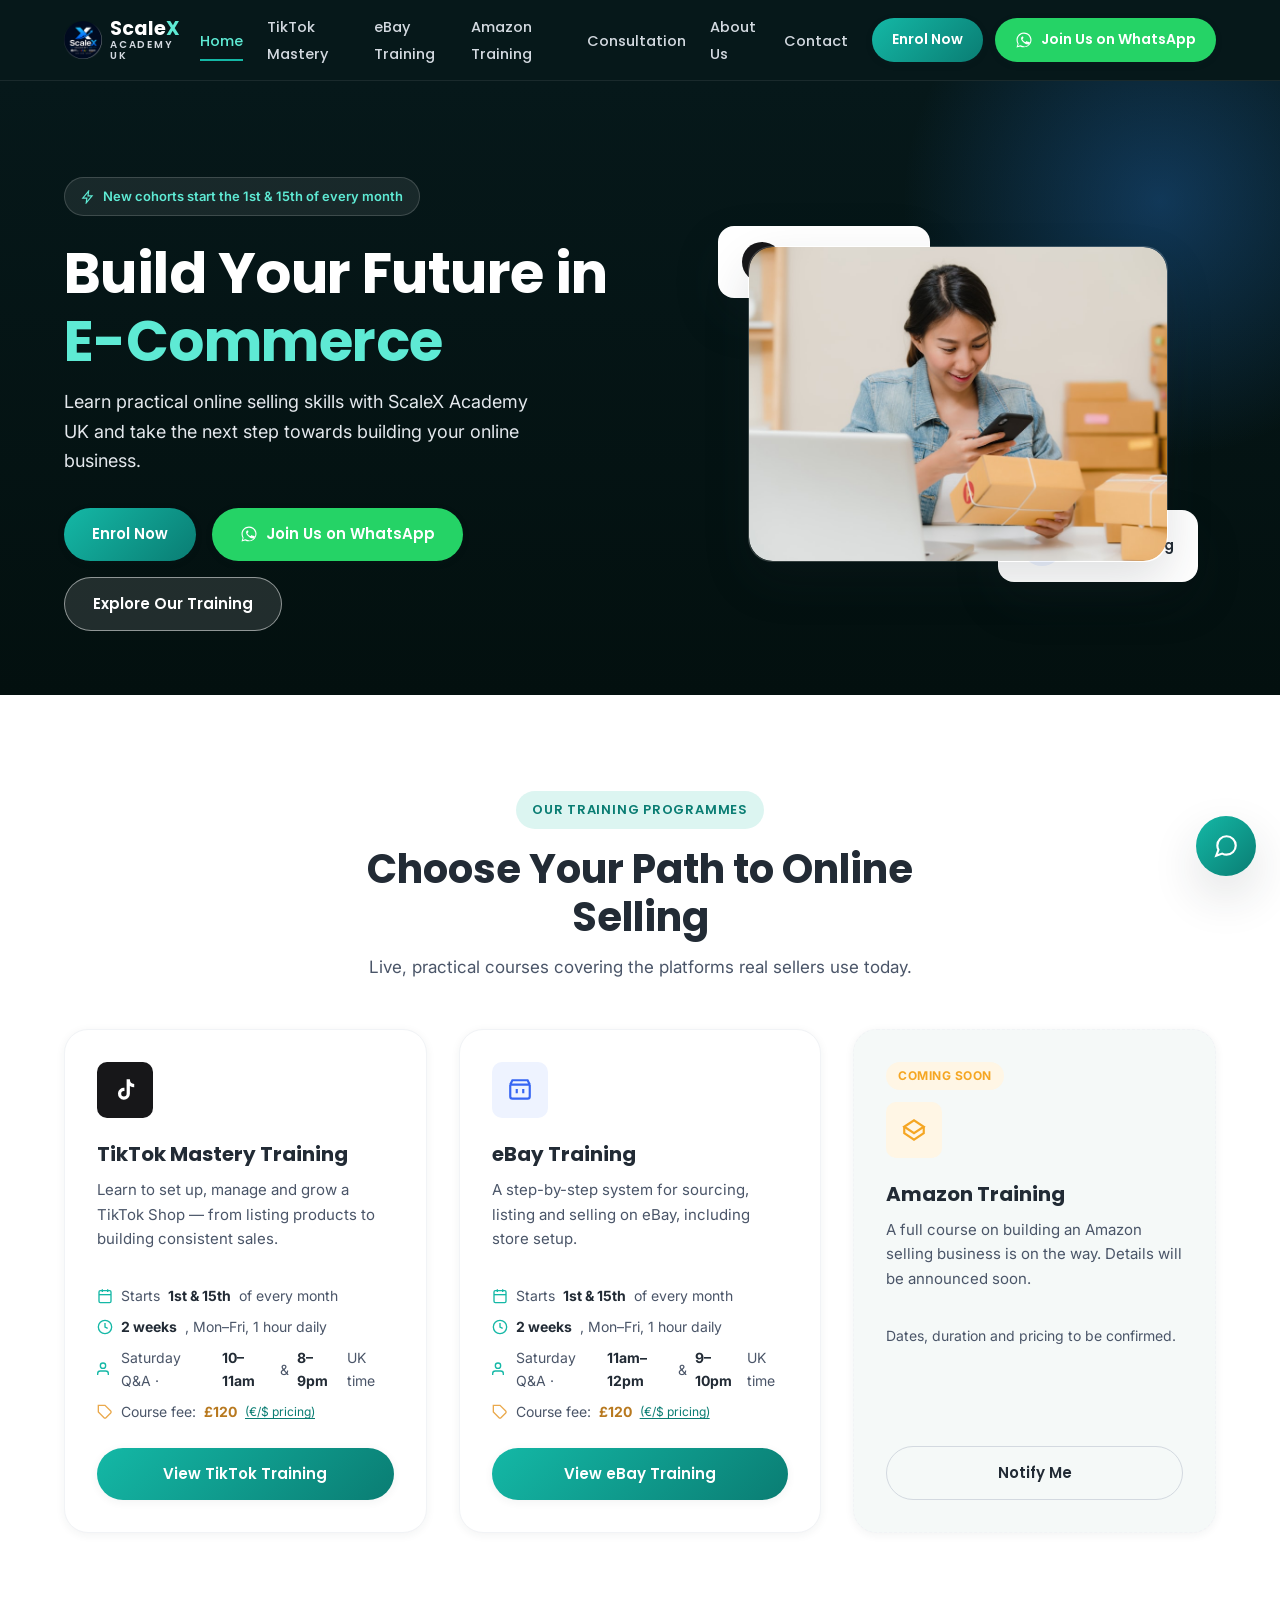
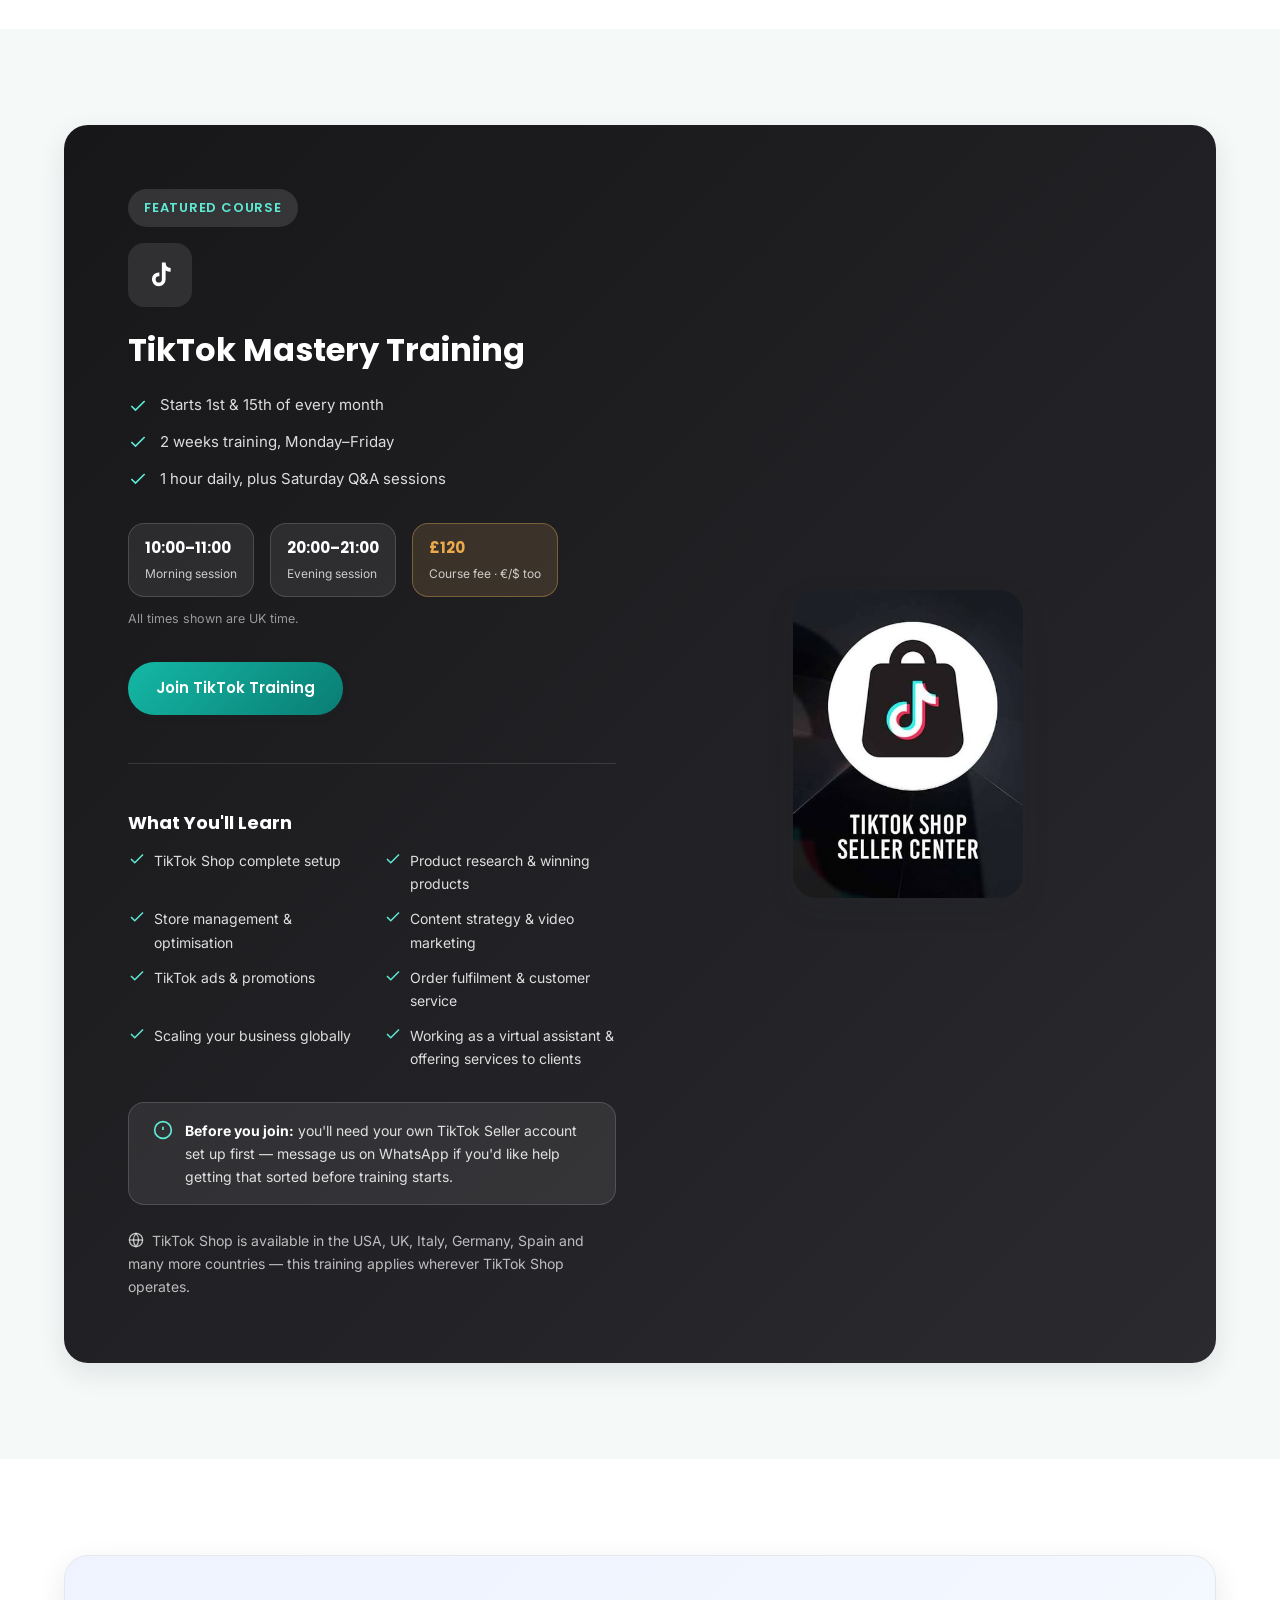
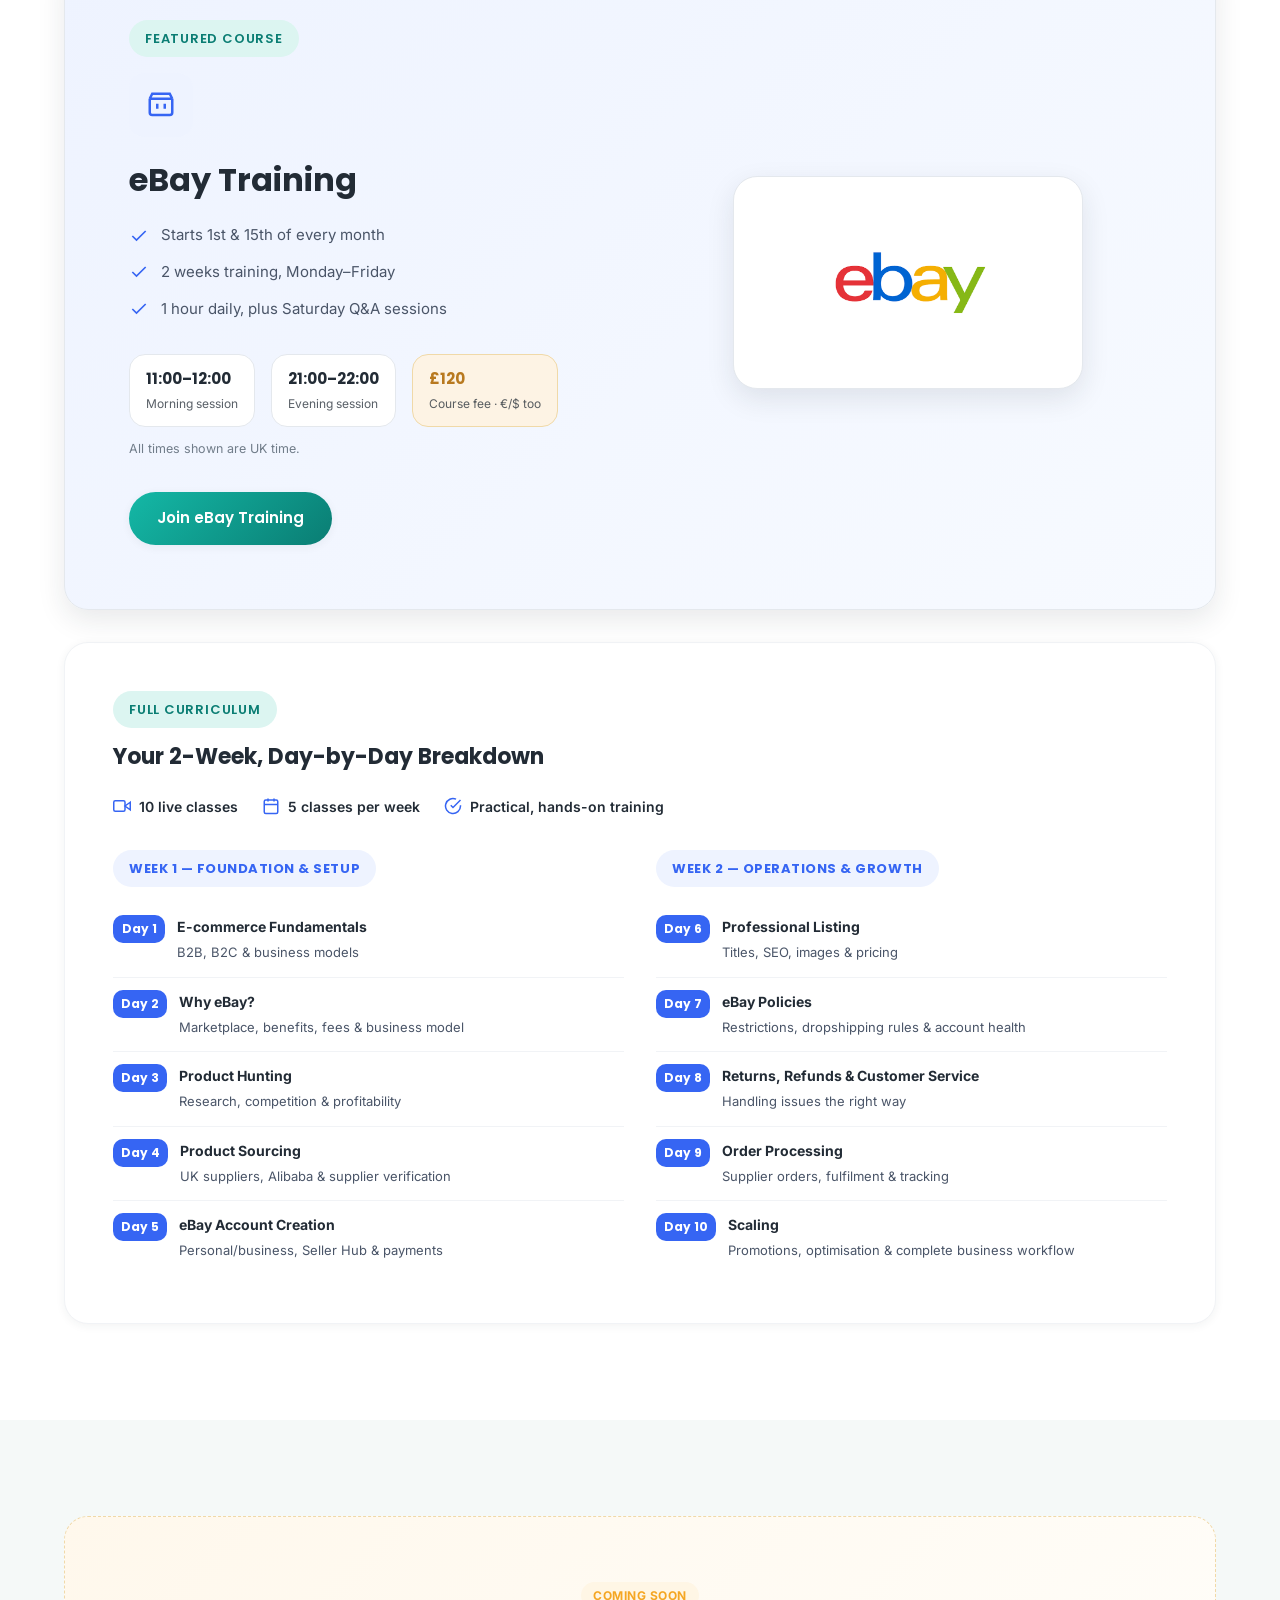
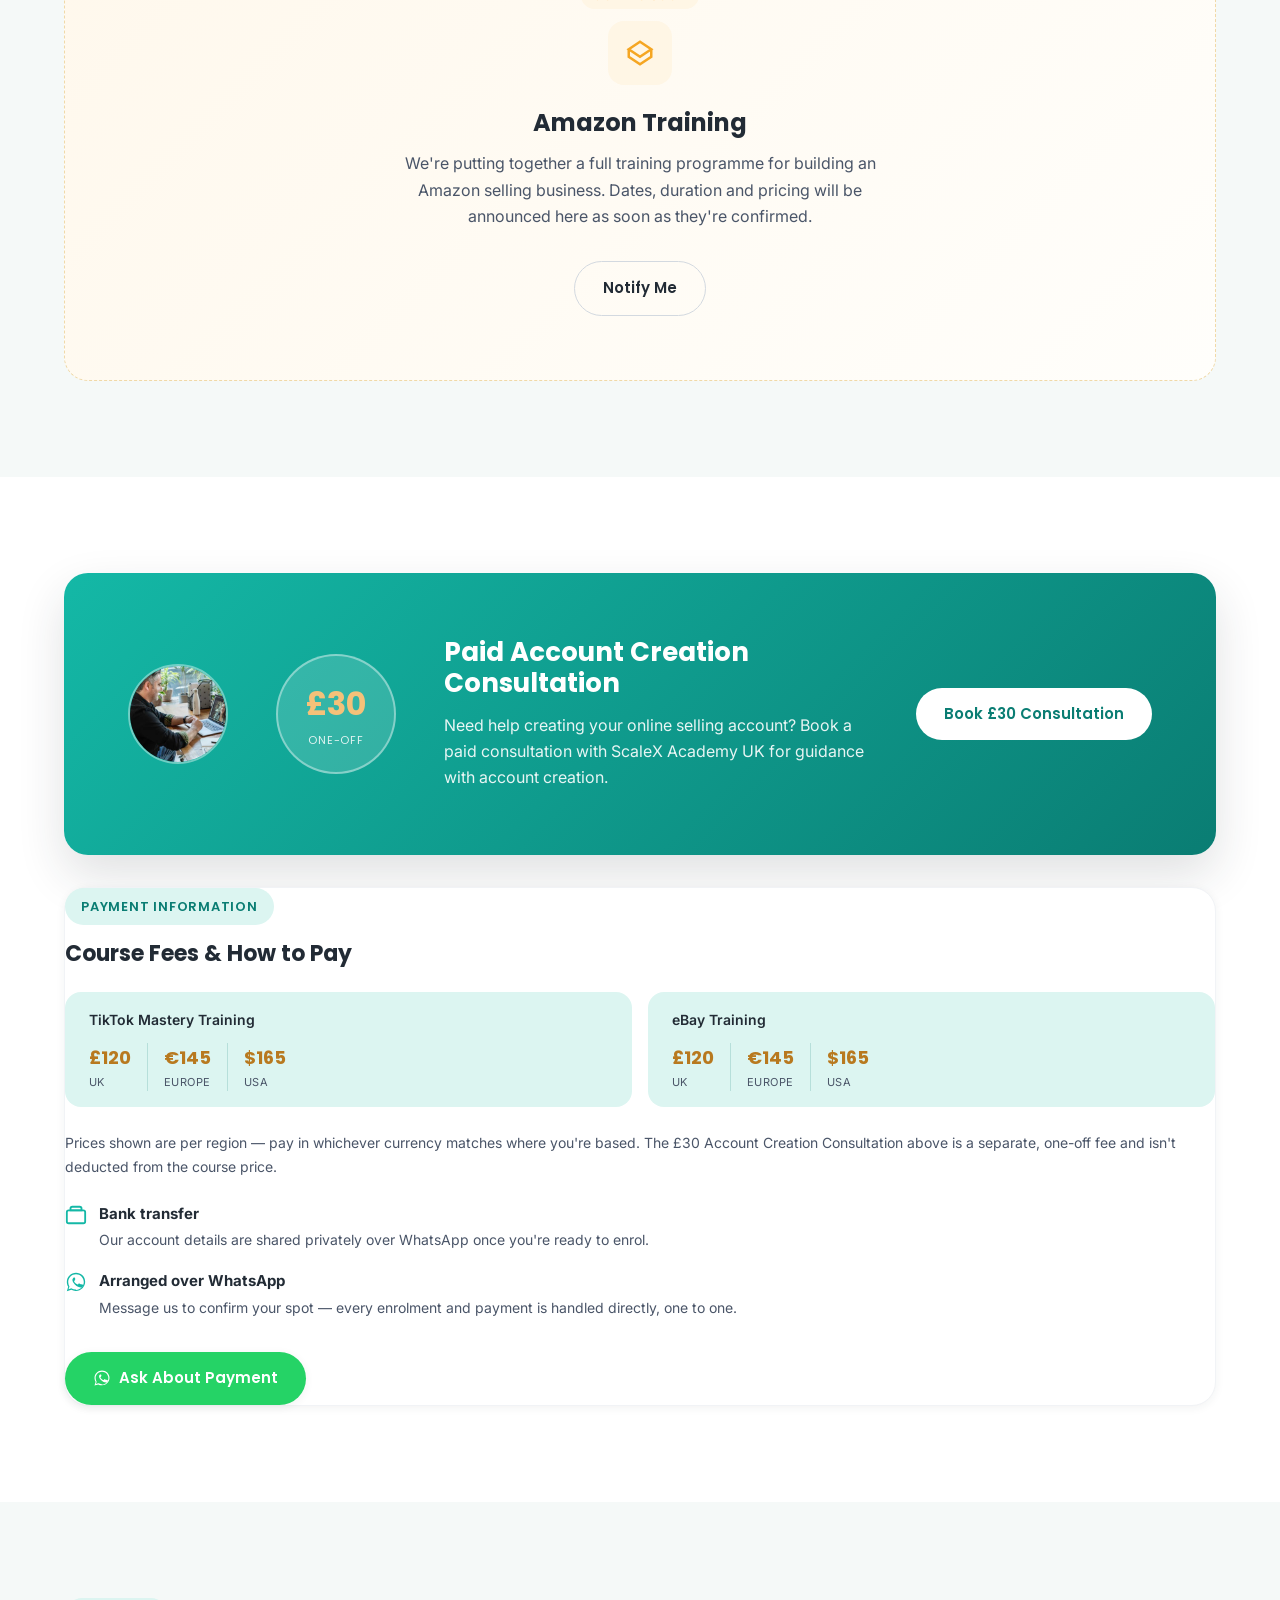
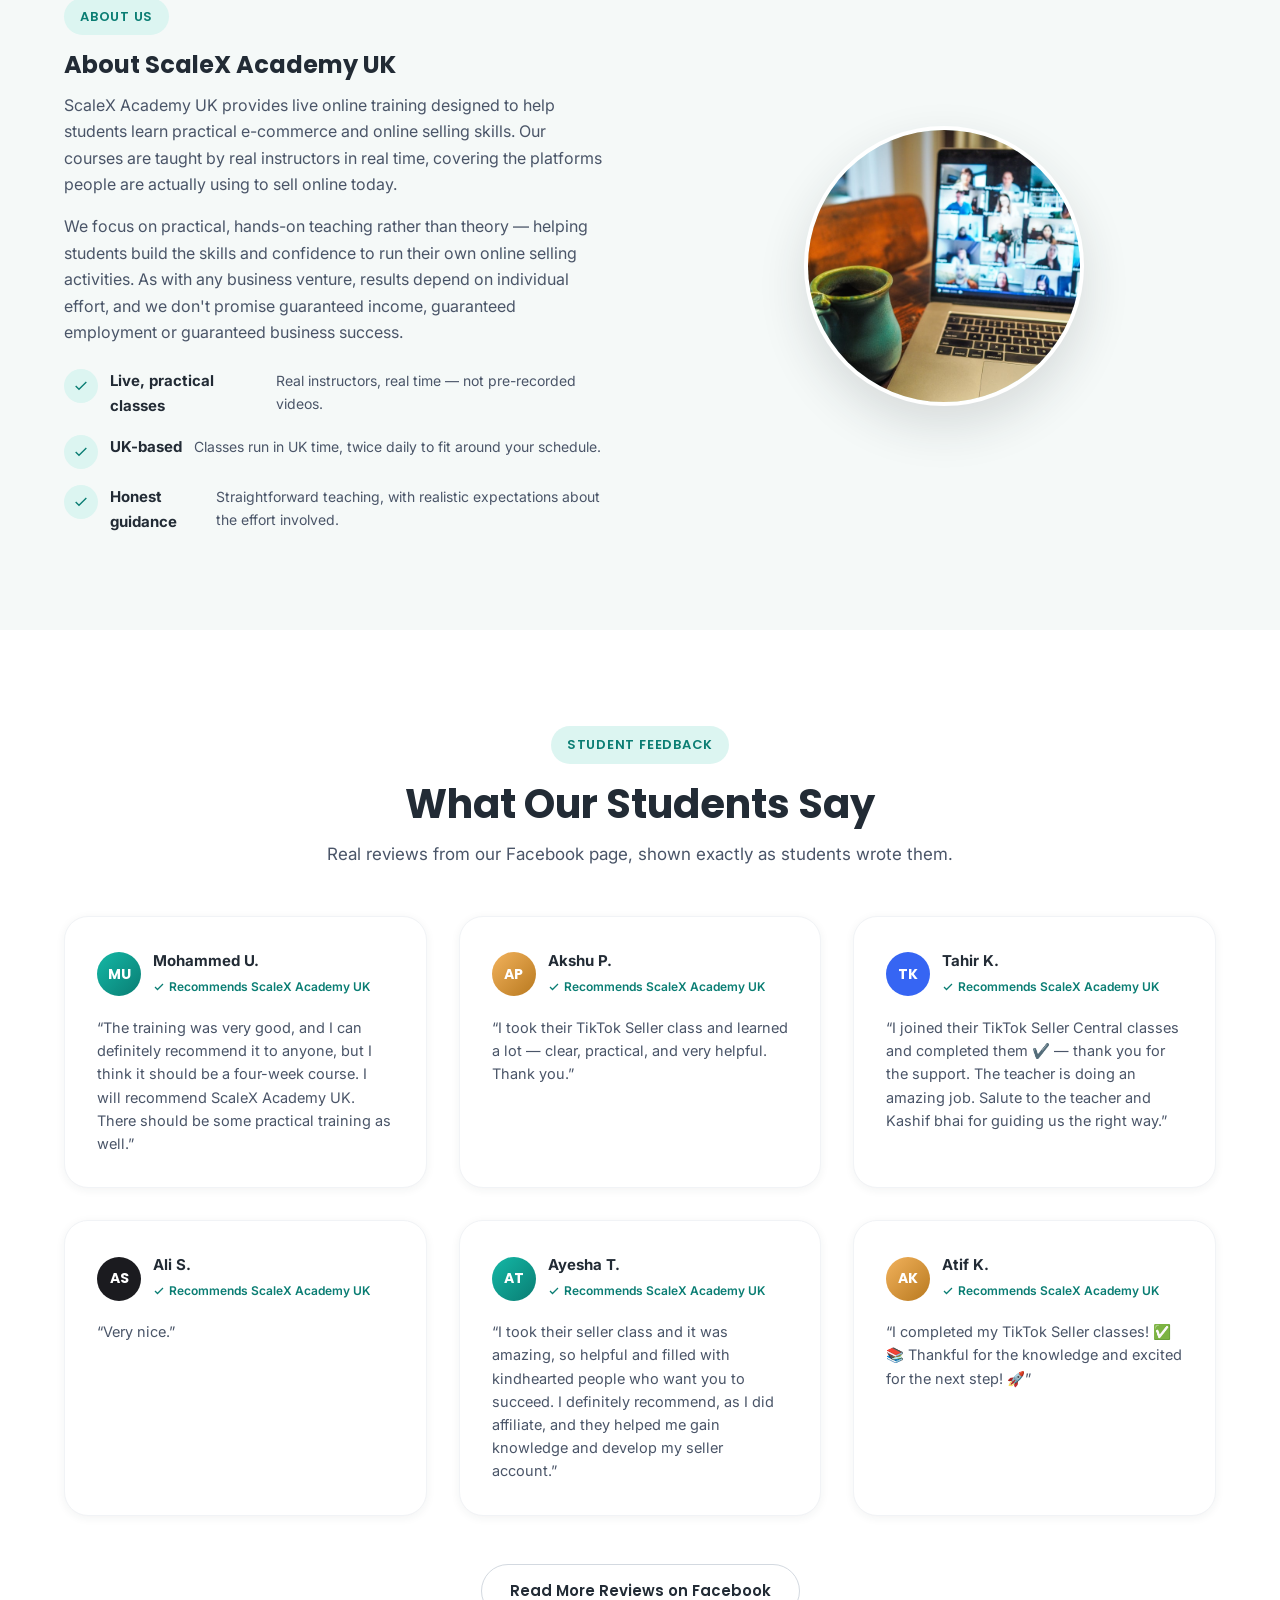
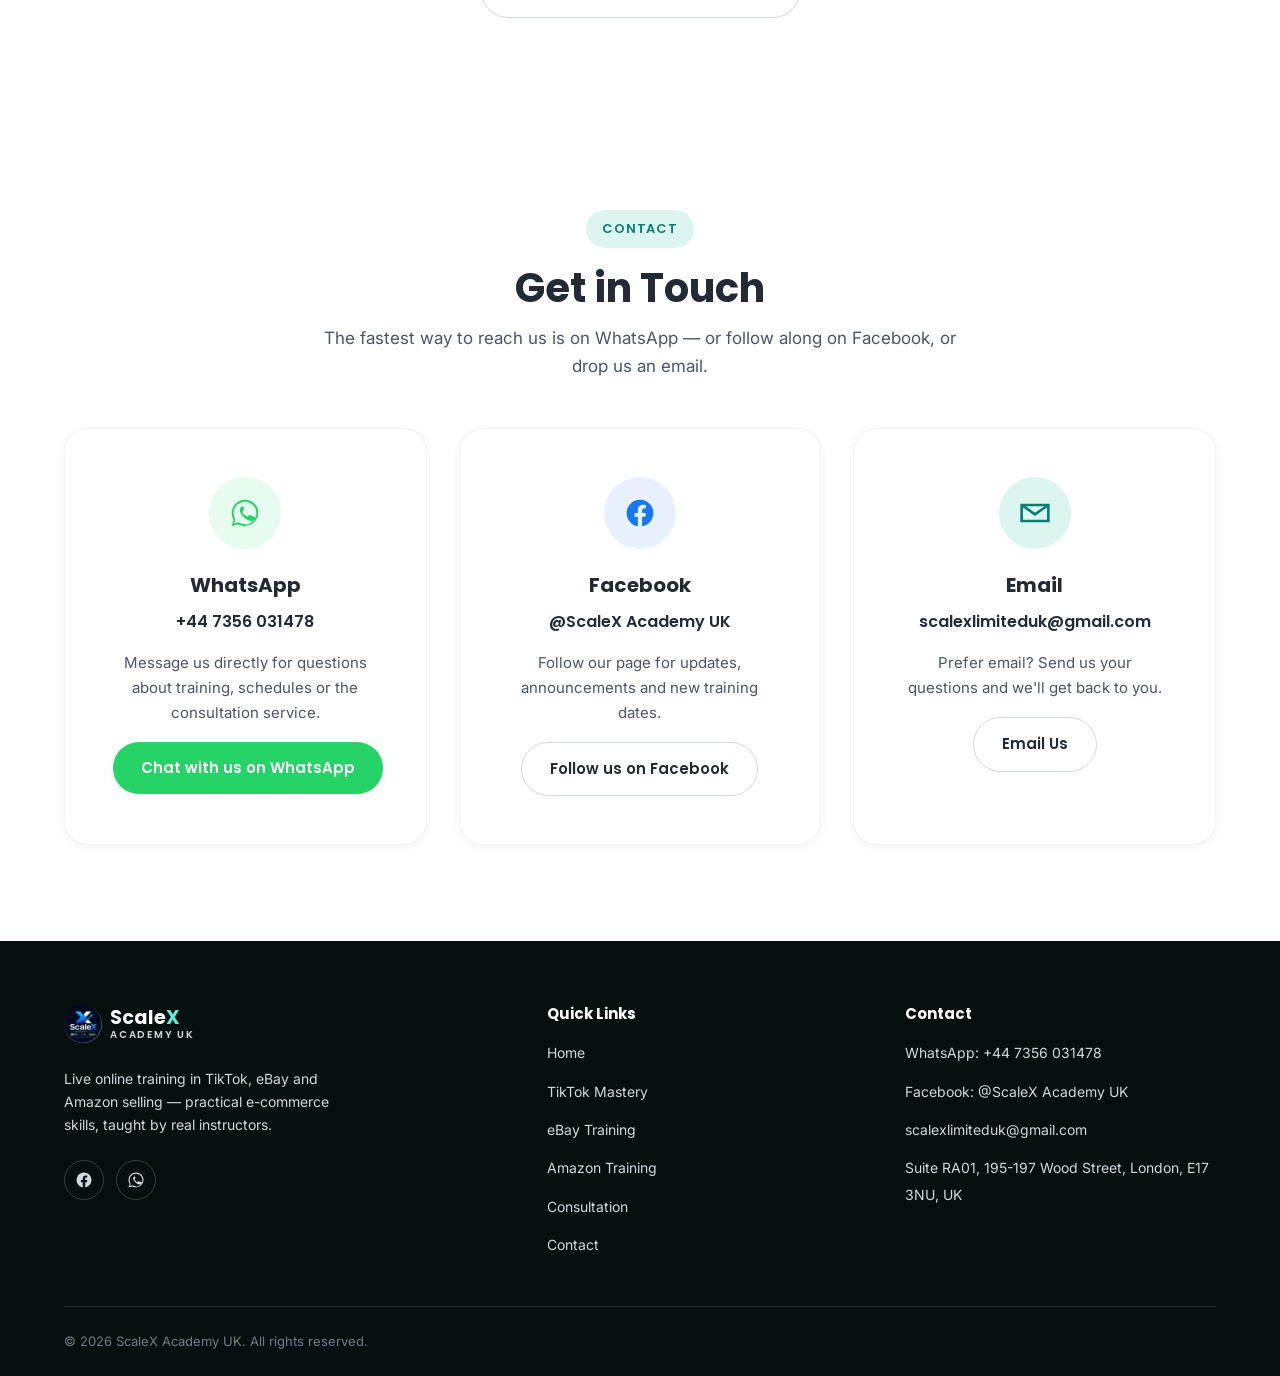
<file: public/index.html>
<!DOCTYPE html>
<html lang="en">
<head>
<meta charset="UTF-8">
<meta name="viewport" content="width=device-width, initial-scale=1.0">
<title>ScaleX Academy UK — Learn TikTok, eBay & Amazon Selling</title>
<meta name="description" content="ScaleX Academy UK delivers live online training in TikTok, eBay and Amazon selling. Practical e-commerce skills, taught live, UK-based.">
<link rel="icon" type="image/png" href="assets/logo.png">
<link rel="preconnect" href="https://fonts.googleapis.com">
<link rel="preconnect" href="https://fonts.gstatic.com" crossorigin>
<link href="https://fonts.googleapis.com/css2?family=Inter:wght@400;500;600;700&family=Poppins:wght@600;700&display=swap" rel="stylesheet">
<link rel="stylesheet" href="css/style.css">
<link rel="stylesheet" href="css/home.css">
<link rel="stylesheet" href="css/chat-widget.css">
</head>
<body>

<header class="site-header">
  <div class="container">
    <a href="#top" class="logo">
      <img class="logo-mark" src="assets/logo.png" alt="ScaleX Academy UK">
      <span class="logo-text">Scale<span>X</span><small>ACADEMY UK</small></span>
    </a>

    <nav class="main-nav" id="main-nav">
      <ul>
        <li><a href="#top">Home</a></li>
        <li><a href="#tiktok">TikTok Mastery</a></li>
        <li><a href="#ebay">eBay Training</a></li>
        <li><a href="#amazon">Amazon Training</a></li>
        <li><a href="#consultation">Consultation</a></li>
        <li><a href="#about">About Us</a></li>
        <li><a href="#contact">Contact</a></li>
      </ul>
    </nav>

    <div class="header-actions">
      <a href="enrol.html" class="btn btn-primary btn-sm">Enrol Now</a>
      <a href="https://wa.me/447356031478?text=Hi%2C%20I%27m%20interested%20in%20ScaleX%20Academy%20UK%20training." target="_blank" rel="noopener" class="btn btn-whatsapp btn-sm">
        <svg viewBox="0 0 24 24" fill="currentColor"><path d="M17.5 14.4c-.3-.1-1.7-.8-1.9-.9-.3-.1-.4-.1-.6.1-.2.3-.7.9-.8 1-.2.2-.3.2-.5.1-.3-.1-1.2-.4-2.2-1.3-.8-.7-1.4-1.6-1.5-1.9-.2-.3 0-.5.1-.6.1-.1.3-.3.4-.5.1-.1.2-.3.3-.4.1-.2 0-.4 0-.5C11.6 9.3 11.1 8 10.9 7.6c-.2-.4-.4-.4-.6-.4h-.5c-.2 0-.5.1-.7.3-.3.3-1 1-1 2.4s1 2.8 1.2 3c.1.2 2 3.1 4.9 4.3.7.3 1.2.5 1.6.6.7.2 1.3.2 1.8.1.5-.1 1.7-.7 1.9-1.4.2-.7.2-1.2.2-1.3-.1-.2-.3-.3-.6-.4z"/><path d="M12 2C6.5 2 2 6.5 2 12c0 1.9.5 3.7 1.5 5.2L2 22l4.9-1.5c1.4.8 3 1.2 4.6 1.2h.5c5.5 0 10-4.5 10-10S17.5 2 12 2zm0 18.2h-.5c-1.5 0-2.9-.4-4.2-1.1l-.3-.2-3.1 1 1-3-.2-.3C4 15.3 3.5 13.7 3.5 12c0-4.7 3.8-8.5 8.5-8.5s8.5 3.8 8.5 8.5-3.8 8.7-8.5 8.7z"/></svg>
        <span class="long">Join Us on WhatsApp</span>
      </a>
      <button class="nav-toggle" id="nav-toggle" aria-label="Toggle menu" aria-expanded="false">
        <svg viewBox="0 0 24 24" fill="none" stroke="currentColor" stroke-width="2" stroke-linecap="round"><line x1="3" y1="6" x2="21" y2="6"/><line x1="3" y1="12" x2="21" y2="12"/><line x1="3" y1="18" x2="21" y2="18"/></svg>
      </button>
    </div>
  </div>
</header>

<main>
  <div id="top" aria-hidden="true"></div>

  <!-- Hero -->
  <section class="hero">
    <div class="container">
      <div class="hero-copy">
        <span class="hero-badge">
          <svg viewBox="0 0 24 24" fill="none" stroke="currentColor" stroke-width="2"><path d="M13 2 3 14h7l-1 8 10-12h-7l1-8z"/></svg>
          New cohorts start the 1st &amp; 15th of every month
        </span>
        <h1>Build Your Future in <span class="accent">E-Commerce</span></h1>
        <p class="hero-lead">Learn practical online selling skills with ScaleX Academy UK and take the next step towards building your online business.</p>
        <div class="hero-actions">
          <a href="enrol.html" class="btn btn-primary">Enrol Now</a>
          <a href="https://wa.me/447356031478?text=Hi%2C%20I%27m%20interested%20in%20ScaleX%20Academy%20UK%20training." target="_blank" rel="noopener" class="btn btn-whatsapp">
            <svg viewBox="0 0 24 24" fill="currentColor"><path d="M17.5 14.4c-.3-.1-1.7-.8-1.9-.9-.3-.1-.4-.1-.6.1-.2.3-.7.9-.8 1-.2.2-.3.2-.5.1-.3-.1-1.2-.4-2.2-1.3-.8-.7-1.4-1.6-1.5-1.9-.2-.3 0-.5.1-.6.1-.1.3-.3.4-.5.1-.1.2-.3.3-.4.1-.2 0-.4 0-.5C11.6 9.3 11.1 8 10.9 7.6c-.2-.4-.4-.4-.6-.4h-.5c-.2 0-.5.1-.7.3-.3.3-1 1-1 2.4s1 2.8 1.2 3c.1.2 2 3.1 4.9 4.3.7.3 1.2.5 1.6.6.7.2 1.3.2 1.8.1.5-.1 1.7-.7 1.9-1.4.2-.7.2-1.2.2-1.3-.1-.2-.3-.3-.6-.4z"/><path d="M12 2C6.5 2 2 6.5 2 12c0 1.9.5 3.7 1.5 5.2L2 22l4.9-1.5c1.4.8 3 1.2 4.6 1.2h.5c5.5 0 10-4.5 10-10S17.5 2 12 2zm0 18.2h-.5c-1.5 0-2.9-.4-4.2-1.1l-.3-.2-3.1 1 1-3-.2-.3C4 15.3 3.5 13.7 3.5 12c0-4.7 3.8-8.5 8.5-8.5s8.5 3.8 8.5 8.5-3.8 8.7-8.5 8.7z"/></svg>
            Join Us on WhatsApp
          </a>
          <a href="#tiktok" class="btn btn-outline-light">Explore Our Training</a>
        </div>
      </div>

      <div class="hero-visual">
        <div class="hero-card-stack">
          <div class="floating-card card-top-left reveal">
            <span class="icon-badge" style="background:#171719;">
              <svg viewBox="0 0 24 24" width="20" height="20" fill="#fff"><path d="M16.5 2h-3v13.5a2.5 2.5 0 1 1-2.5-2.5c.17 0 .34.02.5.04V9.94a5.5 5.5 0 1 0 5 5.48V8.3a7.4 7.4 0 0 0 4 1.17V6.47A4.5 4.5 0 0 1 16.5 2z"/></svg>
            </span>
            TikTok Mastery
          </div>
          <div class="hero-main-card hero-photo-card">
            <img class="hero-photo" src="assets/hero-photo.jpg" alt="An online seller checking an order on her phone next to a laptop and shipping boxes">
          </div>
          <div class="floating-card card-bottom-right reveal">
            <span class="icon-badge" style="background:#eef3ff;">
              <svg viewBox="0 0 24 24" width="20" height="20" fill="none" stroke="#3665f3" stroke-width="2"><path d="M3 7h18M3 7v11a2 2 0 0 0 2 2h14a2 2 0 0 0 2-2V7M3 7l2-4h14l2 4"/></svg>
            </span>
            eBay Training
          </div>
        </div>
      </div>
    </div>
  </section>

  <!-- Training overview -->
  <section id="training">
    <div class="container">
      <div class="section-head reveal">
        <span class="eyebrow">Our Training Programmes</span>
        <h2>Choose Your Path to Online Selling</h2>
        <p>Live, practical courses covering the platforms real sellers use today.</p>
      </div>

      <div class="training-grid">
        <div class="card training-card reveal">
          <div class="training-icon" style="background:#171719;">
            <svg viewBox="0 0 24 24" width="26" height="26" fill="#fff"><path d="M16.5 2h-3v13.5a2.5 2.5 0 1 1-2.5-2.5c.17 0 .34.02.5.04V9.94a5.5 5.5 0 1 0 5 5.48V8.3a7.4 7.4 0 0 0 4 1.17V6.47A4.5 4.5 0 0 1 16.5 2z"/></svg>
          </div>
          <h3>TikTok Mastery Training</h3>
          <p class="desc">Learn to set up, manage and grow a TikTok Shop — from listing products to building consistent sales.</p>
          <div class="training-meta">
            <div><svg viewBox="0 0 24 24" fill="none" stroke="currentColor" stroke-width="2"><rect x="3" y="4" width="18" height="18" rx="2"/><line x1="16" y1="2" x2="16" y2="6"/><line x1="8" y1="2" x2="8" y2="6"/><line x1="3" y1="10" x2="21" y2="10"/></svg> Starts <strong>1st &amp; 15th</strong> of every month</div>
            <div><svg viewBox="0 0 24 24" fill="none" stroke="currentColor" stroke-width="2"><circle cx="12" cy="12" r="10"/><polyline points="12 6 12 12 16 14"/></svg> <strong>2 weeks</strong>, Mon–Fri, 1 hour daily</div>
            <div><svg viewBox="0 0 24 24" fill="none" stroke="currentColor" stroke-width="2"><path d="M17 21v-2a4 4 0 0 0-4-4H5a4 4 0 0 0-4 4v2"/><circle cx="9" cy="7" r="4"/></svg> Saturday Q&amp;A · <strong>10–11am</strong> &amp; <strong>8–9pm</strong> UK time</div>
            <div class="fee-row"><svg viewBox="0 0 24 24" fill="none" stroke="currentColor" stroke-width="2"><path d="M20.59 13.41 13.42 20.6a2 2 0 0 1-2.83 0L2 12V2h10l8.59 8.59a2 2 0 0 1 0 2.82z"/><line x1="7" y1="7" x2="7.01" y2="7"/></svg> Course fee: <strong>£120</strong> <a class="fee-other-link" href="#consultation">(€/$ pricing)</a></div>
          </div>
          <a href="#tiktok" class="btn btn-primary btn-block">View TikTok Training</a>
        </div>

        <div class="card training-card reveal">
          <div class="training-icon" style="background:#eef3ff;">
            <svg viewBox="0 0 24 24" width="26" height="26" fill="none" stroke="#3665f3" stroke-width="2"><path d="M3 7h18M3 7v11a2 2 0 0 0 2 2h14a2 2 0 0 0 2-2V7M3 7l2-4h14l2 4"/><path d="M9 11v4M15 11v4"/></svg>
          </div>
          <h3>eBay Training</h3>
          <p class="desc">A step-by-step system for sourcing, listing and selling on eBay, including store setup.</p>
          <div class="training-meta">
            <div><svg viewBox="0 0 24 24" fill="none" stroke="currentColor" stroke-width="2"><rect x="3" y="4" width="18" height="18" rx="2"/><line x1="16" y1="2" x2="16" y2="6"/><line x1="8" y1="2" x2="8" y2="6"/><line x1="3" y1="10" x2="21" y2="10"/></svg> Starts <strong>1st &amp; 15th</strong> of every month</div>
            <div><svg viewBox="0 0 24 24" fill="none" stroke="currentColor" stroke-width="2"><circle cx="12" cy="12" r="10"/><polyline points="12 6 12 12 16 14"/></svg> <strong>2 weeks</strong>, Mon–Fri, 1 hour daily</div>
            <div><svg viewBox="0 0 24 24" fill="none" stroke="currentColor" stroke-width="2"><path d="M17 21v-2a4 4 0 0 0-4-4H5a4 4 0 0 0-4 4v2"/><circle cx="9" cy="7" r="4"/></svg> Saturday Q&amp;A · <strong>11am–12pm</strong> &amp; <strong>9–10pm</strong> UK time</div>
            <div class="fee-row"><svg viewBox="0 0 24 24" fill="none" stroke="currentColor" stroke-width="2"><path d="M20.59 13.41 13.42 20.6a2 2 0 0 1-2.83 0L2 12V2h10l8.59 8.59a2 2 0 0 1 0 2.82z"/><line x1="7" y1="7" x2="7.01" y2="7"/></svg> Course fee: <strong>£120</strong> <a class="fee-other-link" href="#consultation">(€/$ pricing)</a></div>
          </div>
          <a href="#ebay" class="btn btn-primary btn-block">View eBay Training</a>
        </div>

        <div class="card training-card soon reveal">
          <span class="badge-soon">Coming Soon</span>
          <div class="training-icon" style="background:#fff6e5;">
            <svg viewBox="0 0 24 24" width="26" height="26" fill="none" stroke="#f5a623" stroke-width="2"><path d="M3 9l9-6 9 6-9 6-9-6z"/><path d="M3 9v6l9 6 9-6V9"/></svg>
          </div>
          <h3>Amazon Training</h3>
          <p class="desc">A full course on building an Amazon selling business is on the way. Details will be announced soon.</p>
          <div class="training-meta">
            <div>Dates, duration and pricing to be confirmed.</div>
          </div>
          <a href="#amazon" class="btn btn-outline btn-block">Notify Me</a>
        </div>
      </div>
    </div>
  </section>

  <!-- TikTok poster -->
  <section class="bg-tint">
    <div class="container">
      <div class="poster poster-tiktok reveal" id="tiktok">
        <div>
          <span class="eyebrow">Featured Course</span>
          <div class="poster-icon" style="background:rgba(255,255,255,0.1);">
            <svg viewBox="0 0 24 24" width="30" height="30" fill="#fff"><path d="M16.5 2h-3v13.5a2.5 2.5 0 1 1-2.5-2.5c.17 0 .34.02.5.04V9.94a5.5 5.5 0 1 0 5 5.48V8.3a7.4 7.4 0 0 0 4 1.17V6.47A4.5 4.5 0 0 1 16.5 2z"/></svg>
          </div>
          <h2>TikTok Mastery Training</h2>
          <div class="poster-list">
            <div><svg viewBox="0 0 24 24" fill="none" stroke="currentColor" stroke-width="2"><path d="M20 6 9 17l-5-5"/></svg> Starts 1st &amp; 15th of every month</div>
            <div><svg viewBox="0 0 24 24" fill="none" stroke="currentColor" stroke-width="2"><path d="M20 6 9 17l-5-5"/></svg> 2 weeks training, Monday–Friday</div>
            <div><svg viewBox="0 0 24 24" fill="none" stroke="currentColor" stroke-width="2"><path d="M20 6 9 17l-5-5"/></svg> 1 hour daily, plus Saturday Q&amp;A sessions</div>
          </div>
          <div class="poster-timing">
            <div class="timing-chip"><strong>10:00–11:00</strong><span>Morning session</span></div>
            <div class="timing-chip"><strong>20:00–21:00</strong><span>Evening session</span></div>
            <a class="timing-chip fee-chip" href="#consultation"><strong>£120</strong><span>Course fee &middot; €/$ too</span></a>
          </div>
          <p class="uk-time-note">All times shown are UK time.</p>
          <div style="margin-top: var(--space-6);">
            <a href="enrol.html" class="btn btn-primary">Join TikTok Training</a>
          </div>

          <div class="curriculum-block">
            <h3>What You'll Learn</h3>
            <div class="learn-grid">
              <div><svg viewBox="0 0 24 24" fill="none" stroke="currentColor" stroke-width="2"><path d="M20 6 9 17l-5-5"/></svg> TikTok Shop complete setup</div>
              <div><svg viewBox="0 0 24 24" fill="none" stroke="currentColor" stroke-width="2"><path d="M20 6 9 17l-5-5"/></svg> Product research &amp; winning products</div>
              <div><svg viewBox="0 0 24 24" fill="none" stroke="currentColor" stroke-width="2"><path d="M20 6 9 17l-5-5"/></svg> Store management &amp; optimisation</div>
              <div><svg viewBox="0 0 24 24" fill="none" stroke="currentColor" stroke-width="2"><path d="M20 6 9 17l-5-5"/></svg> Content strategy &amp; video marketing</div>
              <div><svg viewBox="0 0 24 24" fill="none" stroke="currentColor" stroke-width="2"><path d="M20 6 9 17l-5-5"/></svg> TikTok ads &amp; promotions</div>
              <div><svg viewBox="0 0 24 24" fill="none" stroke="currentColor" stroke-width="2"><path d="M20 6 9 17l-5-5"/></svg> Order fulfilment &amp; customer service</div>
              <div><svg viewBox="0 0 24 24" fill="none" stroke="currentColor" stroke-width="2"><path d="M20 6 9 17l-5-5"/></svg> Scaling your business globally</div>
              <div><svg viewBox="0 0 24 24" fill="none" stroke="currentColor" stroke-width="2"><path d="M20 6 9 17l-5-5"/></svg> Working as a virtual assistant &amp; offering services to clients</div>
            </div>

            <div class="prereq-note on-dark">
              <svg viewBox="0 0 24 24" fill="none" stroke="currentColor" stroke-width="2"><circle cx="12" cy="12" r="10"/><line x1="12" y1="8" x2="12" y2="12"/><line x1="12" y1="16" x2="12.01" y2="16"/></svg>
              <div><strong>Before you join:</strong> you'll need your own TikTok Seller account set up first — message us on WhatsApp if you'd like help getting that sorted before training starts.</div>
            </div>

            <div class="availability-row">
              <svg viewBox="0 0 24 24" width="16" height="16" fill="none" stroke="currentColor" stroke-width="2" style="vertical-align: -2px; margin-right: 4px;"><circle cx="12" cy="12" r="10"/><line x1="2" y1="12" x2="22" y2="12"/><path d="M12 2a15 15 0 0 1 0 20 15 15 0 0 1 0-20z"/></svg>
              TikTok Shop is available in the USA, UK, Italy, Germany, Spain and many more countries — this training applies wherever TikTok Shop operates.
            </div>
          </div>
        </div>
        <div class="poster-visual">
          <img src="assets/tiktok-badge.jpg" alt="TikTok Shop Seller Center" class="poster-logo poster-logo-tiktok">
        </div>
      </div>
    </div>
  </section>

  <!-- eBay poster -->
  <section>
    <div class="container">
      <div class="poster poster-ebay reveal" id="ebay">
        <div>
          <span class="eyebrow">Featured Course</span>
          <div class="poster-icon" style="background:#eef3ff;">
            <svg viewBox="0 0 24 24" width="30" height="30" fill="none" stroke="#3665f3" stroke-width="2"><path d="M3 7h18M3 7v11a2 2 0 0 0 2 2h14a2 2 0 0 0 2-2V7M3 7l2-4h14l2 4"/><path d="M9 11v4M15 11v4"/></svg>
          </div>
          <h2>eBay Training</h2>
          <div class="poster-list">
            <div><svg viewBox="0 0 24 24" fill="none" stroke="currentColor" stroke-width="2"><path d="M20 6 9 17l-5-5"/></svg> Starts 1st &amp; 15th of every month</div>
            <div><svg viewBox="0 0 24 24" fill="none" stroke="currentColor" stroke-width="2"><path d="M20 6 9 17l-5-5"/></svg> 2 weeks training, Monday–Friday</div>
            <div><svg viewBox="0 0 24 24" fill="none" stroke="currentColor" stroke-width="2"><path d="M20 6 9 17l-5-5"/></svg> 1 hour daily, plus Saturday Q&amp;A sessions</div>
          </div>
          <div class="poster-timing">
            <div class="timing-chip"><strong>11:00–12:00</strong><span>Morning session</span></div>
            <div class="timing-chip"><strong>21:00–22:00</strong><span>Evening session</span></div>
            <a class="timing-chip fee-chip" href="#consultation"><strong>£120</strong><span>Course fee &middot; €/$ too</span></a>
          </div>
          <p class="uk-time-note">All times shown are UK time.</p>
          <div style="margin-top: var(--space-6);">
            <a href="enrol.html" class="btn btn-primary">Join eBay Training</a>
          </div>
        </div>
        <div class="poster-visual">
          <div class="poster-logo-card">
            <img src="assets/ebay-logo.png" alt="eBay" class="poster-logo poster-logo-ebay">
          </div>
        </div>
      </div>

      <div class="card" style="padding: var(--space-7); margin-top: var(--space-6);">
        <span class="eyebrow">Full Curriculum</span>
        <h3 style="font-size: 22px; margin-bottom: var(--space-5);">Your 2-Week, Day-by-Day Breakdown</h3>
        <div class="class-stats">
          <div class="class-stat"><svg viewBox="0 0 24 24" fill="none" stroke="currentColor" stroke-width="2"><polygon points="23 7 16 12 23 17 23 7"/><rect x="1" y="5" width="15" height="14" rx="2"/></svg> 10 live classes</div>
          <div class="class-stat"><svg viewBox="0 0 24 24" fill="none" stroke="currentColor" stroke-width="2"><rect x="3" y="4" width="18" height="18" rx="2"/><line x1="16" y1="2" x2="16" y2="6"/><line x1="8" y1="2" x2="8" y2="6"/><line x1="3" y1="10" x2="21" y2="10"/></svg> 5 classes per week</div>
          <div class="class-stat"><svg viewBox="0 0 24 24" fill="none" stroke="currentColor" stroke-width="2"><path d="M22 11.08V12a10 10 0 1 1-5.93-9.14"/><polyline points="22 4 12 14.01 9 11.01"/></svg> Practical, hands-on training</div>
        </div>

        <div class="week-columns">
          <div>
            <span class="week-label">Week 1 — Foundation &amp; Setup</span>
            <div class="day-row"><span class="day-badge">Day 1</span><div><strong>E-commerce Fundamentals</strong><span>B2B, B2C &amp; business models</span></div></div>
            <div class="day-row"><span class="day-badge">Day 2</span><div><strong>Why eBay?</strong><span>Marketplace, benefits, fees &amp; business model</span></div></div>
            <div class="day-row"><span class="day-badge">Day 3</span><div><strong>Product Hunting</strong><span>Research, competition &amp; profitability</span></div></div>
            <div class="day-row"><span class="day-badge">Day 4</span><div><strong>Product Sourcing</strong><span>UK suppliers, Alibaba &amp; supplier verification</span></div></div>
            <div class="day-row"><span class="day-badge">Day 5</span><div><strong>eBay Account Creation</strong><span>Personal/business, Seller Hub &amp; payments</span></div></div>
          </div>
          <div>
            <span class="week-label">Week 2 — Operations &amp; Growth</span>
            <div class="day-row"><span class="day-badge">Day 6</span><div><strong>Professional Listing</strong><span>Titles, SEO, images &amp; pricing</span></div></div>
            <div class="day-row"><span class="day-badge">Day 7</span><div><strong>eBay Policies</strong><span>Restrictions, dropshipping rules &amp; account health</span></div></div>
            <div class="day-row"><span class="day-badge">Day 8</span><div><strong>Returns, Refunds &amp; Customer Service</strong><span>Handling issues the right way</span></div></div>
            <div class="day-row"><span class="day-badge">Day 9</span><div><strong>Order Processing</strong><span>Supplier orders, fulfilment &amp; tracking</span></div></div>
            <div class="day-row"><span class="day-badge">Day 10</span><div><strong>Scaling</strong><span>Promotions, optimisation &amp; complete business workflow</span></div></div>
          </div>
        </div>
      </div>
    </div>
  </section>

  <!-- Amazon coming soon -->
  <section class="bg-tint">
    <div class="container">
      <div class="amazon-section reveal" id="amazon">
        <span class="badge-soon">Coming Soon</span>
        <div class="poster-icon" style="background:#fff6e5;">
          <svg viewBox="0 0 24 24" width="30" height="30" fill="none" stroke="#f5a623" stroke-width="2"><path d="M3 9l9-6 9 6-9 6-9-6z"/><path d="M3 9v6l9 6 9-6V9"/></svg>
        </div>
        <h2>Amazon Training</h2>
        <p style="max-width:520px; margin: 0 auto var(--space-6); color: var(--charcoal-700);">We're putting together a full training programme for building an Amazon selling business. Dates, duration and pricing will be announced here as soon as they're confirmed.</p>
        <a href="https://wa.me/447356031478?text=Hi%2C%20please%20notify%20me%20when%20Amazon%20Training%20launches." target="_blank" rel="noopener" class="btn btn-outline">Notify Me</a>
      </div>
    </div>
  </section>

  <!-- Consultation -->
  <section id="consultation">
    <div class="container">
      <div class="consultation-card reveal">
        <div class="consultation-photo-circle">
          <img src="assets/consultation-photo.jpg" alt="A one-to-one video consultation call">
        </div>
        <div class="price-badge">
          <span class="amount">£30</span>
          <span class="label">One-off</span>
        </div>
        <div class="consultation-copy">
          <h2>Paid Account Creation Consultation</h2>
          <p>Need help creating your online selling account? Book a paid consultation with ScaleX Academy UK for guidance with account creation.</p>
        </div>
        <a href="https://wa.me/447356031478?text=Hi%2C%20I%27d%20like%20to%20book%20the%20%C2%A330%20Account%20Creation%20Consultation." target="_blank" rel="noopener" class="btn btn-white">Book £30 Consultation</a>
      </div>

      <div class="card payment-info reveal" style="margin-top: var(--space-6);">
        <span class="eyebrow">Payment Information</span>
        <h3 style="font-size: 22px; margin-bottom: var(--space-5);">Course Fees &amp; How to Pay</h3>

        <div class="payment-grid">
          <div class="payment-fee">
            <span class="fee-course">TikTok Mastery Training</span>
            <div class="fee-amounts">
              <span class="fee-amount-item"><strong>£120</strong><small>UK</small></span>
              <span class="fee-amount-item"><strong>€145</strong><small>Europe</small></span>
              <span class="fee-amount-item"><strong>$165</strong><small>USA</small></span>
            </div>
          </div>
          <div class="payment-fee">
            <span class="fee-course">eBay Training</span>
            <div class="fee-amounts">
              <span class="fee-amount-item"><strong>£120</strong><small>UK</small></span>
              <span class="fee-amount-item"><strong>€145</strong><small>Europe</small></span>
              <span class="fee-amount-item"><strong>$165</strong><small>USA</small></span>
            </div>
          </div>
        </div>

        <p class="payment-note">Prices shown are per region — pay in whichever currency matches where you're based. The £30 Account Creation Consultation above is a separate, one-off fee and isn't deducted from the course price.</p>

        <div class="payment-methods">
          <div class="payment-method">
            <svg viewBox="0 0 24 24" fill="none" stroke="currentColor" stroke-width="2"><rect x="2" y="7" width="20" height="14" rx="2"/><path d="M16 3H8a2 2 0 0 0-2 2v2h12V5a2 2 0 0 0-2-2z"/></svg>
            <div><strong>Bank transfer</strong><span>Our account details are shared privately over WhatsApp once you're ready to enrol.</span></div>
          </div>
          <div class="payment-method">
            <svg viewBox="0 0 24 24" fill="currentColor"><path d="M17.5 14.4c-.3-.1-1.7-.8-1.9-.9-.3-.1-.4-.1-.6.1-.2.3-.7.9-.8 1-.2.2-.3.2-.5.1-.3-.1-1.2-.4-2.2-1.3-.8-.7-1.4-1.6-1.5-1.9-.2-.3 0-.5.1-.6.1-.1.3-.3.4-.5.1-.1.2-.3.3-.4.1-.2 0-.4 0-.5C11.6 9.3 11.1 8 10.9 7.6c-.2-.4-.4-.4-.6-.4h-.5c-.2 0-.5.1-.7.3-.3.3-1 1-1 2.4s1 2.8 1.2 3c.1.2 2 3.1 4.9 4.3.7.3 1.2.5 1.6.6.7.2 1.3.2 1.8.1.5-.1 1.7-.7 1.9-1.4.2-.7.2-1.2.2-1.3-.1-.2-.3-.3-.6-.4z"/><path d="M12 2C6.5 2 2 6.5 2 12c0 1.9.5 3.7 1.5 5.2L2 22l4.9-1.5c1.4.8 3 1.2 4.6 1.2h.5c5.5 0 10-4.5 10-10S17.5 2 12 2zm0 18.2h-.5c-1.5 0-2.9-.4-4.2-1.1l-.3-.2-3.1 1 1-3-.2-.3C4 15.3 3.5 13.7 3.5 12c0-4.7 3.8-8.5 8.5-8.5s8.5 3.8 8.5 8.5-3.8 8.7-8.5 8.7z"/></svg>
            <div><strong>Arranged over WhatsApp</strong><span>Message us to confirm your spot — every enrolment and payment is handled directly, one to one.</span></div>
          </div>
        </div>

        <a href="https://wa.me/447356031478?text=Hi%2C%20I%27d%20like%20to%20know%20more%20about%20payment%20for%20a%20training%20course." target="_blank" rel="noopener" class="btn btn-whatsapp" style="margin-top: var(--space-6);">
          <svg viewBox="0 0 24 24" fill="currentColor"><path d="M17.5 14.4c-.3-.1-1.7-.8-1.9-.9-.3-.1-.4-.1-.6.1-.2.3-.7.9-.8 1-.2.2-.3.2-.5.1-.3-.1-1.2-.4-2.2-1.3-.8-.7-1.4-1.6-1.5-1.9-.2-.3 0-.5.1-.6.1-.1.3-.3.4-.5.1-.1.2-.3.3-.4.1-.2 0-.4 0-.5C11.6 9.3 11.1 8 10.9 7.6c-.2-.4-.4-.4-.6-.4h-.5c-.2 0-.5.1-.7.3-.3.3-1 1-1 2.4s1 2.8 1.2 3c.1.2 2 3.1 4.9 4.3.7.3 1.2.5 1.6.6.7.2 1.3.2 1.8.1.5-.1 1.7-.7 1.9-1.4.2-.7.2-1.2.2-1.3-.1-.2-.3-.3-.6-.4z"/><path d="M12 2C6.5 2 2 6.5 2 12c0 1.9.5 3.7 1.5 5.2L2 22l4.9-1.5c1.4.8 3 1.2 4.6 1.2h.5c5.5 0 10-4.5 10-10S17.5 2 12 2zm0 18.2h-.5c-1.5 0-2.9-.4-4.2-1.1l-.3-.2-3.1 1 1-3-.2-.3C4 15.3 3.5 13.7 3.5 12c0-4.7 3.8-8.5 8.5-8.5s8.5 3.8 8.5 8.5-3.8 8.7-8.5 8.7z"/></svg>
          Ask About Payment
        </a>
      </div>
    </div>
  </section>

  <!-- About -->
  <section class="bg-tint" id="about">
    <div class="container about-wrap">
      <div class="about-copy reveal">
        <span class="eyebrow">About Us</span>
        <h2>About ScaleX Academy UK</h2>
        <p>ScaleX Academy UK provides live online training designed to help students learn practical e-commerce and online selling skills. Our courses are taught by real instructors in real time, covering the platforms people are actually using to sell online today.</p>
        <p>We focus on practical, hands-on teaching rather than theory — helping students build the skills and confidence to run their own online selling activities. As with any business venture, results depend on individual effort, and we don't promise guaranteed income, guaranteed employment or guaranteed business success.</p>
        <div class="about-points">
          <div>
            <span class="icon-badge"><svg viewBox="0 0 24 24" fill="none" stroke="currentColor" stroke-width="2"><path d="M20 6 9 17l-5-5"/></svg></span>
            <div><strong>Live, practical classes</strong><span>Real instructors, real time — not pre-recorded videos.</span></div>
          </div>
          <div>
            <span class="icon-badge"><svg viewBox="0 0 24 24" fill="none" stroke="currentColor" stroke-width="2"><path d="M20 6 9 17l-5-5"/></svg></span>
            <div><strong>UK-based</strong><span>Classes run in UK time, twice daily to fit around your schedule.</span></div>
          </div>
          <div>
            <span class="icon-badge"><svg viewBox="0 0 24 24" fill="none" stroke="currentColor" stroke-width="2"><path d="M20 6 9 17l-5-5"/></svg></span>
            <div><strong>Honest guidance</strong><span>Straightforward teaching, with realistic expectations about the effort involved.</span></div>
          </div>
        </div>
      </div>
      <div class="about-visual reveal">
        <div class="icon-circle about-photo-circle">
          <img src="assets/about-photo.jpg" alt="A laptop screen showing a live video class in session">
        </div>
      </div>
    </div>
  </section>

  <!-- Testimonials -->
  <section id="testimonials">
    <div class="container">
      <div class="section-head reveal">
        <span class="eyebrow">Student Feedback</span>
        <h2>What Our Students Say</h2>
        <p>Real reviews from our Facebook page, shown exactly as students wrote them.</p>
      </div>

      <div class="testimonial-grid">
        <div class="card testimonial-card reveal">
          <div class="testimonial-head">
            <span class="testimonial-avatar" style="background: var(--gradient-brand);">MU</span>
            <div>
              <strong>Mohammed U.</strong>
              <span class="testimonial-badge"><svg viewBox="0 0 24 24" fill="none" stroke="currentColor" stroke-width="2.5"><path d="M20 6 9 17l-5-5"/></svg> Recommends ScaleX Academy UK</span>
            </div>
          </div>
          <p class="testimonial-text">&ldquo;The training was very good, and I can definitely recommend it to anyone, but I think it should be a four-week course. I will recommend ScaleX Academy UK. There should be some practical training as well.&rdquo;</p>
        </div>

        <div class="card testimonial-card reveal">
          <div class="testimonial-head">
            <span class="testimonial-avatar" style="background: var(--gradient-amber);">AP</span>
            <div>
              <strong>Akshu P.</strong>
              <span class="testimonial-badge"><svg viewBox="0 0 24 24" fill="none" stroke="currentColor" stroke-width="2.5"><path d="M20 6 9 17l-5-5"/></svg> Recommends ScaleX Academy UK</span>
            </div>
          </div>
          <p class="testimonial-text">&ldquo;I took their TikTok Seller class and learned a lot &mdash; clear, practical, and very helpful. Thank you.&rdquo;</p>
        </div>

        <div class="card testimonial-card reveal">
          <div class="testimonial-head">
            <span class="testimonial-avatar" style="background: var(--ebay-accent);">TK</span>
            <div>
              <strong>Tahir K.</strong>
              <span class="testimonial-badge"><svg viewBox="0 0 24 24" fill="none" stroke="currentColor" stroke-width="2.5"><path d="M20 6 9 17l-5-5"/></svg> Recommends ScaleX Academy UK</span>
            </div>
          </div>
          <p class="testimonial-text">&ldquo;I joined their TikTok Seller Central classes and completed them ✔️ &mdash; thank you for the support. The teacher is doing an amazing job. Salute to the teacher and Kashif bhai for guiding us the right way.&rdquo;</p>
        </div>

        <div class="card testimonial-card reveal">
          <div class="testimonial-head">
            <span class="testimonial-avatar" style="background: var(--tiktok-accent);">AS</span>
            <div>
              <strong>Ali S.</strong>
              <span class="testimonial-badge"><svg viewBox="0 0 24 24" fill="none" stroke="currentColor" stroke-width="2.5"><path d="M20 6 9 17l-5-5"/></svg> Recommends ScaleX Academy UK</span>
            </div>
          </div>
          <p class="testimonial-text">&ldquo;Very nice.&rdquo;</p>
        </div>

        <div class="card testimonial-card reveal">
          <div class="testimonial-head">
            <span class="testimonial-avatar" style="background: var(--gradient-brand);">AT</span>
            <div>
              <strong>Ayesha T.</strong>
              <span class="testimonial-badge"><svg viewBox="0 0 24 24" fill="none" stroke="currentColor" stroke-width="2.5"><path d="M20 6 9 17l-5-5"/></svg> Recommends ScaleX Academy UK</span>
            </div>
          </div>
          <p class="testimonial-text">&ldquo;I took their seller class and it was amazing, so helpful and filled with kindhearted people who want you to succeed. I definitely recommend, as I did affiliate, and they helped me gain knowledge and develop my seller account.&rdquo;</p>
        </div>

        <div class="card testimonial-card reveal">
          <div class="testimonial-head">
            <span class="testimonial-avatar" style="background: var(--gradient-amber);">AK</span>
            <div>
              <strong>Atif K.</strong>
              <span class="testimonial-badge"><svg viewBox="0 0 24 24" fill="none" stroke="currentColor" stroke-width="2.5"><path d="M20 6 9 17l-5-5"/></svg> Recommends ScaleX Academy UK</span>
            </div>
          </div>
          <p class="testimonial-text">&ldquo;I completed my TikTok Seller classes! ✅📚 Thankful for the knowledge and excited for the next step! 🚀&rdquo;</p>
        </div>
      </div>

      <div class="testimonial-footer reveal">
        <a href="https://www.facebook.com/profile.php?id=61592904440674&sk=reviews" target="_blank" rel="noopener" class="btn btn-outline">Read More Reviews on Facebook</a>
      </div>
    </div>
  </section>

  <!-- Contact -->
  <section id="contact">
    <div class="container">
      <div class="section-head reveal">
        <span class="eyebrow">Contact</span>
        <h2>Get in Touch</h2>
        <p>The fastest way to reach us is on WhatsApp — or follow along on Facebook, or drop us an email.</p>
      </div>
      <div class="contact-grid">
        <div class="card contact-card reveal">
          <div class="icon-circle" style="background:#e7fbef;">
            <svg viewBox="0 0 24 24" fill="#25D366"><path d="M17.5 14.4c-.3-.1-1.7-.8-1.9-.9-.3-.1-.4-.1-.6.1-.2.3-.7.9-.8 1-.2.2-.3.2-.5.1-.3-.1-1.2-.4-2.2-1.3-.8-.7-1.4-1.6-1.5-1.9-.2-.3 0-.5.1-.6.1-.1.3-.3.4-.5.1-.1.2-.3.3-.4.1-.2 0-.4 0-.5C11.6 9.3 11.1 8 10.9 7.6c-.2-.4-.4-.4-.6-.4h-.5c-.2 0-.5.1-.7.3-.3.3-1 1-1 2.4s1 2.8 1.2 3c.1.2 2 3.1 4.9 4.3.7.3 1.2.5 1.6.6.7.2 1.3.2 1.8.1.5-.1 1.7-.7 1.9-1.4.2-.7.2-1.2.2-1.3-.1-.2-.3-.3-.6-.4z"/><path d="M12 2C6.5 2 2 6.5 2 12c0 1.9.5 3.7 1.5 5.2L2 22l4.9-1.5c1.4.8 3 1.2 4.6 1.2h.5c5.5 0 10-4.5 10-10S17.5 2 12 2zm0 18.2h-.5c-1.5 0-2.9-.4-4.2-1.1l-.3-.2-3.1 1 1-3-.2-.3C4 15.3 3.5 13.7 3.5 12c0-4.7 3.8-8.5 8.5-8.5s8.5 3.8 8.5 8.5-3.8 8.7-8.5 8.7z"/></svg>
          </div>
          <h3>WhatsApp</h3>
          <p class="handle">+44 7356 031478</p>
          <p>Message us directly for questions about training, schedules or the consultation service.</p>
          <a href="https://wa.me/447356031478?text=Hi%2C%20I%27d%20like%20to%20chat%20with%20ScaleX%20Academy%20UK." target="_blank" rel="noopener" class="btn btn-whatsapp">Chat with us on WhatsApp</a>
        </div>
        <div class="card contact-card reveal">
          <div class="icon-circle" style="background:#e8f1fe;">
            <svg viewBox="0 0 24 24" fill="#1877F2"><path d="M22 12a10 10 0 1 0-11.6 9.9v-7H7.9V12h2.5V9.8c0-2.5 1.5-3.9 3.8-3.9 1.1 0 2.2.2 2.2.2v2.4h-1.2c-1.2 0-1.6.8-1.6 1.6V12h2.8l-.4 2.9h-2.4v7A10 10 0 0 0 22 12z"/></svg>
          </div>
          <h3>Facebook</h3>
          <p class="handle">@ScaleX Academy UK</p>
          <p>Follow our page for updates, announcements and new training dates.</p>
          <a href="https://www.facebook.com/profile.php?id=61592904440674" target="_blank" rel="noopener" class="btn btn-outline">Follow us on Facebook</a>
        </div>
        <div class="card contact-card reveal">
          <div class="icon-circle" style="background:var(--brand-100);">
            <svg viewBox="0 0 24 24" fill="none" stroke="var(--brand-600)" stroke-width="2"><path d="M4 4h16v16H4z" fill="none" stroke="none"/><path d="M22 6 12 13 2 6"/><path d="M2 6h20v12H2z"/></svg>
          </div>
          <h3>Email</h3>
          <p class="handle">scalexlimiteduk@gmail.com</p>
          <p>Prefer email? Send us your questions and we'll get back to you.</p>
          <a href="mailto:scalexlimiteduk@gmail.com" class="btn btn-outline">Email Us</a>
        </div>
      </div>
    </div>
  </section>

</main>

<footer class="site-footer">
  <div class="container">
    <div class="footer-grid">
      <div class="footer-brand">
        <a href="#top" class="logo">
          <img class="logo-mark" src="assets/logo.png" alt="ScaleX Academy UK">
          <span class="logo-text">Scale<span>X</span><small>ACADEMY UK</small></span>
        </a>
        <p>Live online training in TikTok, eBay and Amazon selling — practical e-commerce skills, taught by real instructors.</p>
        <div class="social-row">
          <a href="https://www.facebook.com/profile.php?id=61592904440674" target="_blank" rel="noopener" aria-label="Facebook"><svg viewBox="0 0 24 24" fill="currentColor"><path d="M22 12a10 10 0 1 0-11.6 9.9v-7H7.9V12h2.5V9.8c0-2.5 1.5-3.9 3.8-3.9 1.1 0 2.2.2 2.2.2v2.4h-1.2c-1.2 0-1.6.8-1.6 1.6V12h2.8l-.4 2.9h-2.4v7A10 10 0 0 0 22 12z"/></svg></a>
          <a href="https://wa.me/447356031478" target="_blank" rel="noopener" aria-label="WhatsApp"><svg viewBox="0 0 24 24" fill="currentColor"><path d="M17.5 14.4c-.3-.1-1.7-.8-1.9-.9-.3-.1-.4-.1-.6.1-.2.3-.7.9-.8 1-.2.2-.3.2-.5.1-.3-.1-1.2-.4-2.2-1.3-.8-.7-1.4-1.6-1.5-1.9-.2-.3 0-.5.1-.6.1-.1.3-.3.4-.5.1-.1.2-.3.3-.4.1-.2 0-.4 0-.5C11.6 9.3 11.1 8 10.9 7.6c-.2-.4-.4-.4-.6-.4h-.5c-.2 0-.5.1-.7.3-.3.3-1 1-1 2.4s1 2.8 1.2 3c.1.2 2 3.1 4.9 4.3.7.3 1.2.5 1.6.6.7.2 1.3.2 1.8.1.5-.1 1.7-.7 1.9-1.4.2-.7.2-1.2.2-1.3-.1-.2-.3-.3-.6-.4z"/><path d="M12 2C6.5 2 2 6.5 2 12c0 1.9.5 3.7 1.5 5.2L2 22l4.9-1.5c1.4.8 3 1.2 4.6 1.2h.5c5.5 0 10-4.5 10-10S17.5 2 12 2zm0 18.2h-.5c-1.5 0-2.9-.4-4.2-1.1l-.3-.2-3.1 1 1-3-.2-.3C4 15.3 3.5 13.7 3.5 12c0-4.7 3.8-8.5 8.5-8.5s8.5 3.8 8.5 8.5-3.8 8.7-8.5 8.7z"/></svg></a>
        </div>
      </div>
      <div class="footer-col">
        <h4>Quick Links</h4>
        <ul>
          <li><a href="#top">Home</a></li>
          <li><a href="#tiktok">TikTok Mastery</a></li>
          <li><a href="#ebay">eBay Training</a></li>
          <li><a href="#amazon">Amazon Training</a></li>
          <li><a href="#consultation">Consultation</a></li>
          <li><a href="#contact">Contact</a></li>
        </ul>
      </div>
      <div class="footer-col">
        <h4>Contact</h4>
        <ul>
          <li><a href="https://wa.me/447356031478" target="_blank" rel="noopener">WhatsApp: +44 7356 031478</a></li>
          <li><a href="https://www.facebook.com/profile.php?id=61592904440674" target="_blank" rel="noopener">Facebook: @ScaleX Academy UK</a></li>
          <li><a href="mailto:scalexlimiteduk@gmail.com">scalexlimiteduk@gmail.com</a></li>
          <li><span>Suite RA01, 195-197 Wood Street, London, E17 3NU, UK</span></li>
        </ul>
      </div>
    </div>
    <div class="footer-bottom">
      <span>&copy; <span data-year></span> ScaleX Academy UK. All rights reserved.</span>
    </div>
  </div>
</footer>

<button id="chat-launcher" class="chat-launcher" aria-label="Open chat">
  <svg viewBox="0 0 24 24" fill="none" stroke="currentColor" stroke-width="2"><path d="M21 11.5a8.5 8.5 0 0 1-8.5 8.5 8.4 8.4 0 0 1-4-1L3 21l2-5.5a8.4 8.4 0 0 1-1-4A8.5 8.5 0 0 1 12.5 3 8.5 8.5 0 0 1 21 11.5z"/></svg>
</button>

<div id="chat-widget" class="chat-widget hidden">
  <div class="chat-header">
    <div class="chat-header-info">
      <img class="logo-mark" src="assets/logo.png" alt="ScaleX Academy UK">
      <div>
        <div class="chat-header-title">ScaleX Assistant</div>
        <div class="chat-header-sub">Ask about training &amp; schedules</div>
      </div>
    </div>
    <button id="chat-close" class="chat-close" aria-label="Close chat">&times;</button>
  </div>
  <div id="chat-messages" class="chat-messages"></div>
  <div id="chat-quick-replies" class="chat-quick-replies"></div>
  <form id="chat-form" class="chat-form">
    <input id="chat-input" class="chat-input" type="text" autocomplete="off" placeholder="Type your question..." />
    <button type="submit" class="chat-send">Send</button>
  </form>
</div>

<script src="js/main.js"></script>
<script src="js/chat-widget.js"></script>
</body>
</html>
</file>
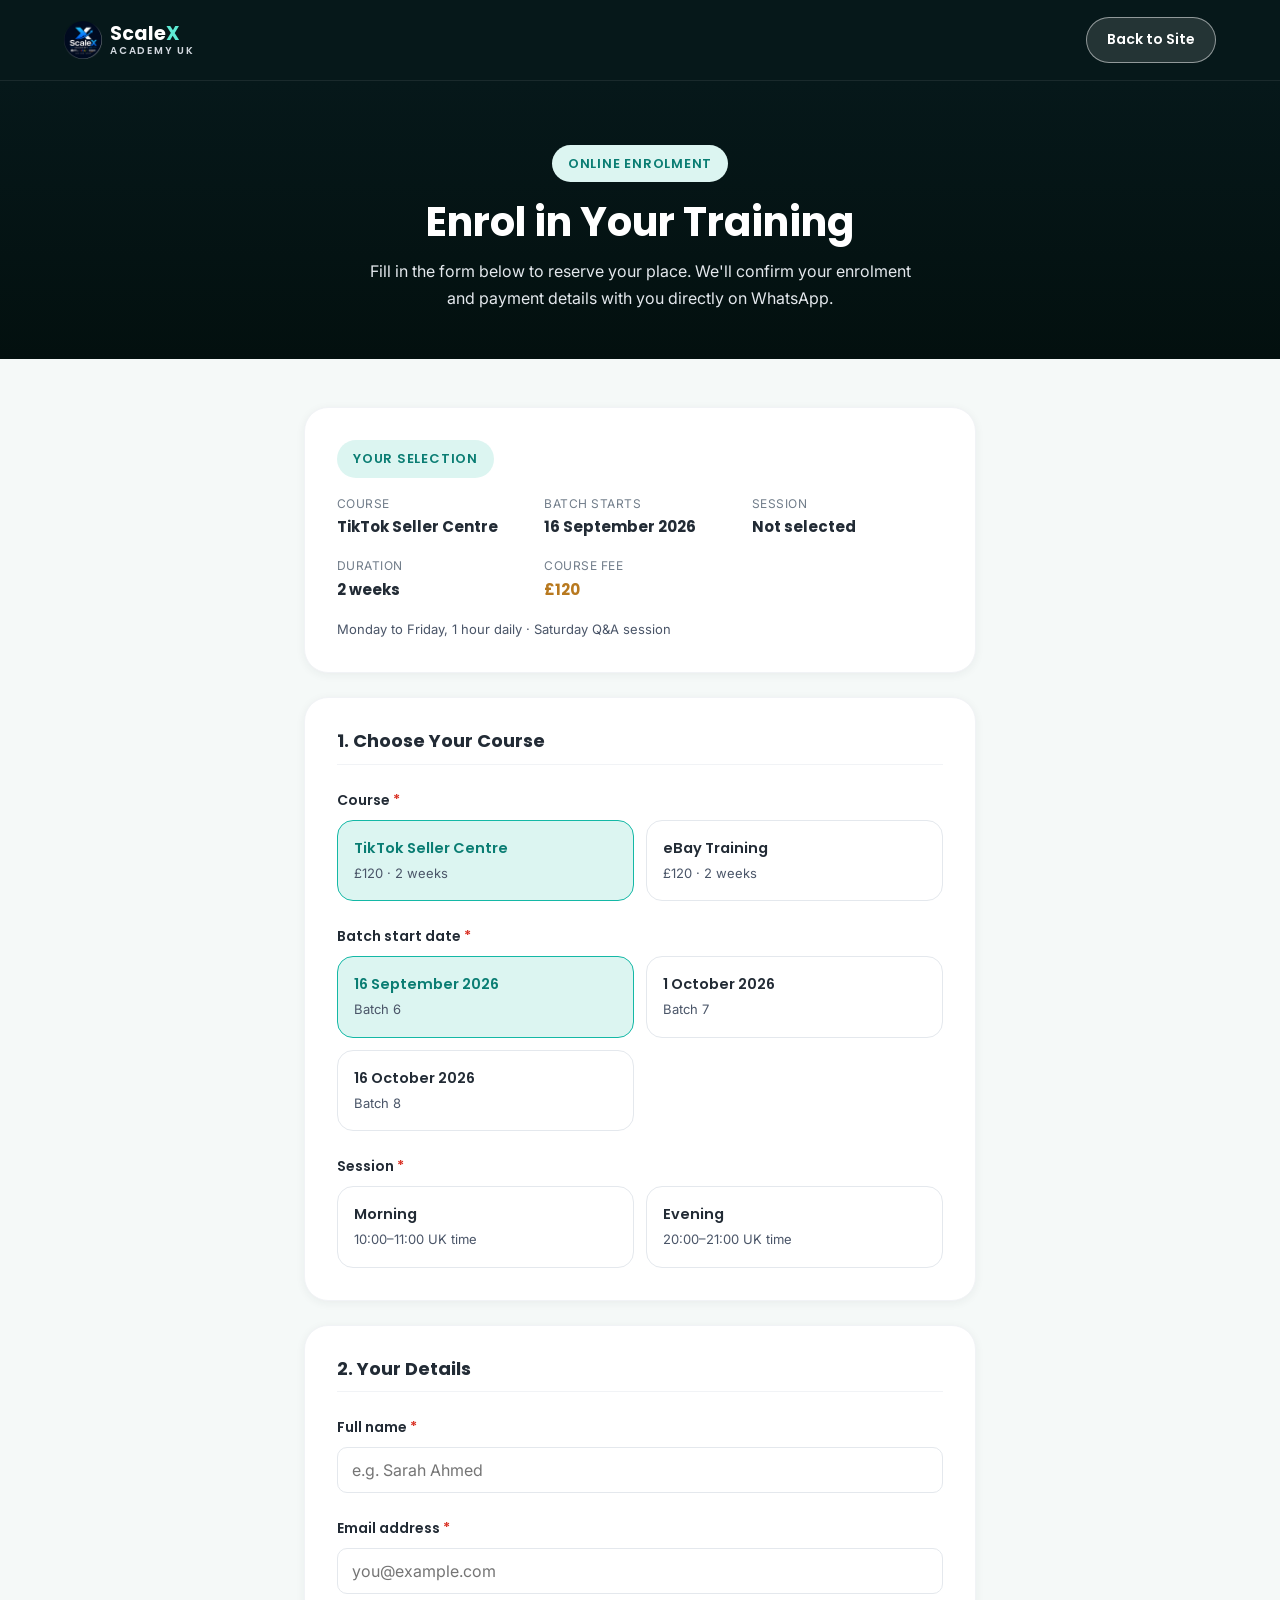
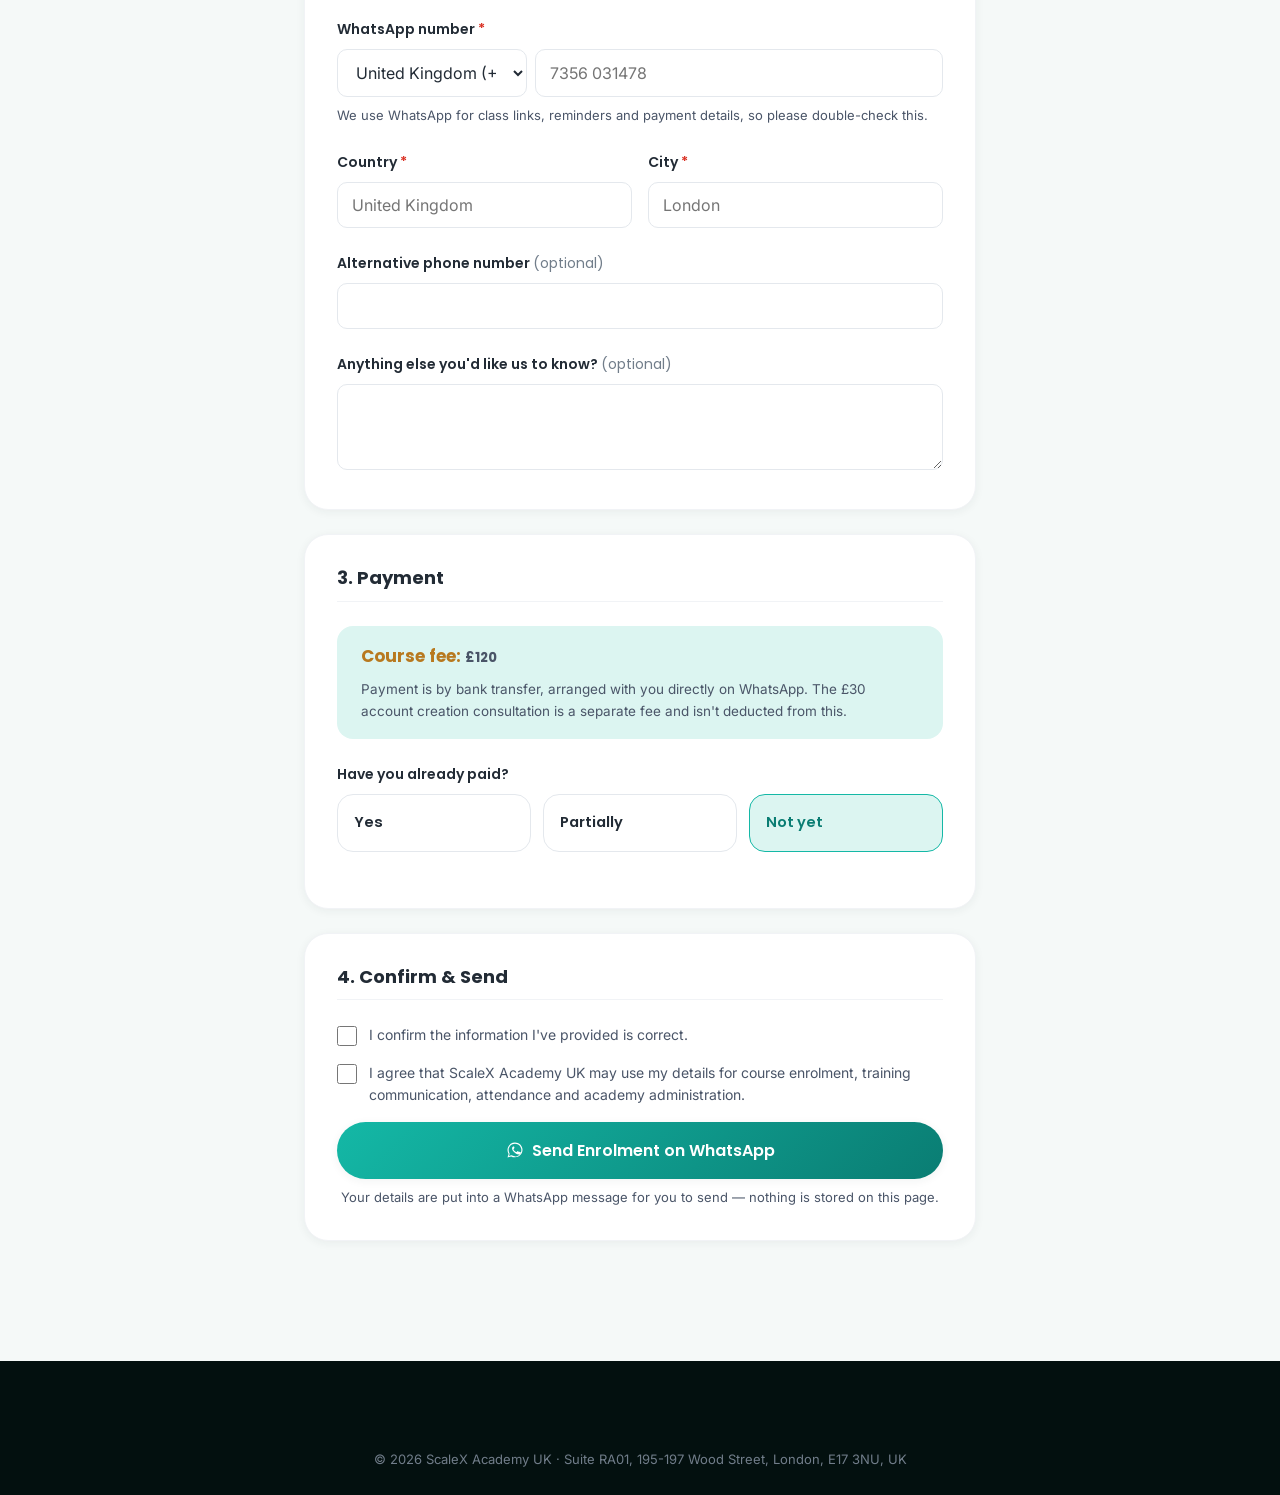
<file: public/enrol.html>
<!DOCTYPE html>
<html lang="en">
<head>
<meta charset="UTF-8">
<meta name="viewport" content="width=device-width, initial-scale=1.0">
<title>Enrol — ScaleX Academy UK</title>
<meta name="description" content="Enrol in ScaleX Academy UK's live online TikTok Seller Centre or eBay training. Pick your course, batch and session, and we'll confirm your place on WhatsApp.">
<link rel="icon" type="image/png" href="assets/logo.png">
<link rel="preconnect" href="https://fonts.googleapis.com">
<link rel="preconnect" href="https://fonts.gstatic.com" crossorigin>
<link href="https://fonts.googleapis.com/css2?family=Inter:wght@400;500;600;700&family=Poppins:wght@600;700&display=swap" rel="stylesheet">
<link rel="stylesheet" href="css/style.css">
<link rel="stylesheet" href="css/enrol.css">
</head>
<body>

<header class="site-header">
  <div class="container">
    <a href="index.html" class="logo">
      <img class="logo-mark" src="assets/logo.png" alt="ScaleX Academy UK">
      <span class="logo-text">Scale<span>X</span><small>ACADEMY UK</small></span>
    </a>
    <div class="header-actions">
      <a href="index.html" class="btn btn-outline-light btn-sm">Back to Site</a>
    </div>
  </div>
</header>

<main>
  <section class="enrol-hero">
    <div class="container">
      <span class="eyebrow">Online Enrolment</span>
      <h1>Enrol in Your Training</h1>
      <p>Fill in the form below to reserve your place. We'll confirm your enrolment and payment details with you directly on WhatsApp.</p>
    </div>
  </section>

  <section class="enrol-body">
    <div class="container enrol-container">

      <!-- Live summary -->
      <div class="card summary-card" id="summary-card">
        <span class="eyebrow">Your Selection</span>
        <div class="summary-grid">
          <div><span class="s-label">Course</span><strong id="sum-course">TikTok Seller Centre</strong></div>
          <div><span class="s-label">Batch starts</span><strong id="sum-batch">16 September 2026</strong></div>
          <div><span class="s-label">Session</span><strong id="sum-session">Not selected</strong></div>
          <div><span class="s-label">Duration</span><strong>2 weeks</strong></div>
          <div><span class="s-label">Course fee</span><strong id="sum-fee">£120</strong></div>
        </div>
        <p class="summary-note">Monday to Friday, 1 hour daily &middot; Saturday Q&amp;A session</p>
      </div>

      <form id="enrol-form" novalidate>

        <!-- Course -->
        <div class="card form-card">
          <h2>1. Choose Your Course</h2>

          <div class="field" id="f_course">
            <label class="field-label">Course <span class="req">*</span></label>
            <div class="opt-group" id="course-group">
              <label class="opt checked">
                <input type="radio" name="course" value="tiktok" checked>
                <span class="opt-title">TikTok Seller Centre</span>
                <span class="opt-sub">£120 &middot; 2 weeks</span>
              </label>
              <label class="opt">
                <input type="radio" name="course" value="ebay">
                <span class="opt-title">eBay Training</span>
                <span class="opt-sub">£120 &middot; 2 weeks</span>
              </label>
            </div>
          </div>

          <div class="field" id="f_batch">
            <label class="field-label">Batch start date <span class="req">*</span></label>
            <div class="opt-group" id="batch-group"></div>
            <div class="error-text">Please choose a batch.</div>
          </div>

          <div class="field" id="f_session">
            <label class="field-label">Session <span class="req">*</span></label>
            <div class="opt-group" id="session-group"></div>
            <div class="error-text">Please choose a session.</div>
          </div>
        </div>

        <!-- Details -->
        <div class="card form-card">
          <h2>2. Your Details</h2>

          <div class="field" id="f_name">
            <label class="field-label" for="full_name">Full name <span class="req">*</span></label>
            <input type="text" id="full_name" autocomplete="name" placeholder="e.g. Sarah Ahmed">
            <div class="error-text">Please enter your full name.</div>
          </div>

          <div class="field" id="f_email">
            <label class="field-label" for="email">Email address <span class="req">*</span></label>
            <input type="email" id="email" autocomplete="email" inputmode="email" placeholder="you@example.com">
            <div class="error-text">Please enter a valid email address.</div>
          </div>

          <div class="field" id="f_whatsapp">
            <label class="field-label" for="wa_number">WhatsApp number <span class="req">*</span></label>
            <div class="wa-row">
              <select id="wa_code" aria-label="Country dialling code">
                <option value="+44" selected>United Kingdom (+44)</option>
                <option value="+92">Pakistan (+92)</option>
                <option value="+1">USA / Canada (+1)</option>
                <option value="+971">United Arab Emirates (+971)</option>
                <option value="+966">Saudi Arabia (+966)</option>
                <option value="+91">India (+91)</option>
                <option value="+880">Bangladesh (+880)</option>
                <option value="other">Other (type code)</option>
              </select>
              <input type="text" id="wa_code_custom" class="hidden" placeholder="+00" aria-label="Custom dialling code">
              <input type="tel" id="wa_number" inputmode="tel" autocomplete="tel" placeholder="7356 031478">
            </div>
            <div class="error-text">Please enter a valid WhatsApp number.</div>
            <p class="help-text">We use WhatsApp for class links, reminders and payment details, so please double-check this.</p>
          </div>

          <div class="field-row">
            <div class="field" id="f_country">
              <label class="field-label" for="country">Country <span class="req">*</span></label>
              <input type="text" id="country" autocomplete="country-name" placeholder="United Kingdom">
              <div class="error-text">Required.</div>
            </div>
            <div class="field" id="f_city">
              <label class="field-label" for="city">City <span class="req">*</span></label>
              <input type="text" id="city" autocomplete="address-level2" placeholder="London">
              <div class="error-text">Required.</div>
            </div>
          </div>

          <div class="field">
            <label class="field-label" for="alt_phone">Alternative phone number <span class="optional">(optional)</span></label>
            <input type="tel" id="alt_phone" inputmode="tel">
          </div>

          <div class="field">
            <label class="field-label" for="notes">Anything else you'd like us to know? <span class="optional">(optional)</span></label>
            <textarea id="notes" rows="3"></textarea>
          </div>
        </div>

        <!-- Payment -->
        <div class="card form-card">
          <h2>3. Payment</h2>

          <div class="fee-box">
            <strong>Course fee: <span id="fee-amount">£120</span></strong>
            <span>Payment is by bank transfer, arranged with you directly on WhatsApp. The £30 account creation consultation is a separate fee and isn't deducted from this.</span>
          </div>

          <div class="field">
            <label class="field-label">Have you already paid?</label>
            <div class="opt-group opt-group-inline" id="paid-group">
              <label class="opt"><input type="radio" name="paid" value="Yes"><span class="opt-title">Yes</span></label>
              <label class="opt"><input type="radio" name="paid" value="Partially"><span class="opt-title">Partially</span></label>
              <label class="opt checked"><input type="radio" name="paid" value="No" checked><span class="opt-title">Not yet</span></label>
            </div>
          </div>

          <div id="paid-details" class="hidden">
            <div class="field-row">
              <div class="field">
                <label class="field-label" for="paid_amount">Amount paid (£)</label>
                <input type="number" id="paid_amount" step="0.01" min="0">
              </div>
              <div class="field">
                <label class="field-label" for="paid_date">Payment date</label>
                <input type="date" id="paid_date">
              </div>
            </div>
            <div class="field-row">
              <div class="field">
                <label class="field-label" for="paid_method">Payment method</label>
                <select id="paid_method">
                  <option>Bank Transfer</option>
                  <option>Cash</option>
                  <option>Card</option>
                  <option>Other</option>
                </select>
              </div>
              <div class="field">
                <label class="field-label" for="paid_ref">Payment reference <span class="optional">(optional)</span></label>
                <input type="text" id="paid_ref">
              </div>
            </div>
            <p class="help-text">This is a declaration only — ScaleX Academy UK will verify and record your payment.</p>
          </div>
        </div>

        <!-- Confirm -->
        <div class="card form-card">
          <h2>4. Confirm &amp; Send</h2>

          <label class="check-field" id="f_consent1">
            <input type="checkbox" id="consent_correct">
            <span>I confirm the information I've provided is correct.</span>
          </label>
          <label class="check-field" id="f_consent2">
            <input type="checkbox" id="consent_use">
            <span>I agree that ScaleX Academy UK may use my details for course enrolment, training communication, attendance and academy administration.</span>
          </label>

          <div id="form-error" class="form-error hidden"></div>

          <button type="submit" class="btn btn-primary btn-block btn-lg">
            <svg viewBox="0 0 24 24" fill="currentColor"><path d="M17.5 14.4c-.3-.1-1.7-.8-1.9-.9-.3-.1-.4-.1-.6.1-.2.3-.7.9-.8 1-.2.2-.3.2-.5.1-.3-.1-1.2-.4-2.2-1.3-.8-.7-1.4-1.6-1.5-1.9-.2-.3 0-.5.1-.6.1-.1.3-.3.4-.5.1-.1.2-.3.3-.4.1-.2 0-.4 0-.5C11.6 9.3 11.1 8 10.9 7.6c-.2-.4-.4-.4-.6-.4h-.5c-.2 0-.5.1-.7.3-.3.3-1 1-1 2.4s1 2.8 1.2 3c.1.2 2 3.1 4.9 4.3.7.3 1.2.5 1.6.6.7.2 1.3.2 1.8.1.5-.1 1.7-.7 1.9-1.4.2-.7.2-1.2.2-1.3-.1-.2-.3-.3-.6-.4z"/><path d="M12 2C6.5 2 2 6.5 2 12c0 1.9.5 3.7 1.5 5.2L2 22l4.9-1.5c1.4.8 3 1.2 4.6 1.2h.5c5.5 0 10-4.5 10-10S17.5 2 12 2zm0 18.2h-.5c-1.5 0-2.9-.4-4.2-1.1l-.3-.2-3.1 1 1-3-.2-.3C4 15.3 3.5 13.7 3.5 12c0-4.7 3.8-8.5 8.5-8.5s8.5 3.8 8.5 8.5-3.8 8.7-8.5 8.7z"/></svg>
            Send Enrolment on WhatsApp
          </button>
          <p class="help-text center">Your details are put into a WhatsApp message for you to send — nothing is stored on this page.</p>
        </div>
      </form>

      <!-- Success -->
      <div class="card success-card hidden" id="success-card">
        <div class="success-tick">
          <svg viewBox="0 0 24 24" fill="none" stroke="currentColor" stroke-width="2.5"><path d="M20 6 9 17l-5-5"/></svg>
        </div>
        <h2>Almost done — send your message</h2>
        <p>WhatsApp should have opened with your enrolment details ready to send. <strong>Tap send in WhatsApp</strong> to complete your enrolment.</p>

        <div class="ref-box">
          <span class="s-label">Your reference</span>
          <strong id="ref-code">—</strong>
        </div>

        <table class="recap" id="recap"></table>

        <a href="#" id="wa-again" target="_blank" rel="noopener" class="btn btn-whatsapp btn-block">
          <svg viewBox="0 0 24 24" fill="currentColor"><path d="M17.5 14.4c-.3-.1-1.7-.8-1.9-.9-.3-.1-.4-.1-.6.1-.2.3-.7.9-.8 1-.2.2-.3.2-.5.1-.3-.1-1.2-.4-2.2-1.3-.8-.7-1.4-1.6-1.5-1.9-.2-.3 0-.5.1-.6.1-.1.3-.3.4-.5.1-.1.2-.3.3-.4.1-.2 0-.4 0-.5C11.6 9.3 11.1 8 10.9 7.6c-.2-.4-.4-.4-.6-.4h-.5c-.2 0-.5.1-.7.3-.3.3-1 1-1 2.4s1 2.8 1.2 3c.1.2 2 3.1 4.9 4.3.7.3 1.2.5 1.6.6.7.2 1.3.2 1.8.1.5-.1 1.7-.7 1.9-1.4.2-.7.2-1.2.2-1.3-.1-.2-.3-.3-.6-.4z"/><path d="M12 2C6.5 2 2 6.5 2 12c0 1.9.5 3.7 1.5 5.2L2 22l4.9-1.5c1.4.8 3 1.2 4.6 1.2h.5c5.5 0 10-4.5 10-10S17.5 2 12 2zm0 18.2h-.5c-1.5 0-2.9-.4-4.2-1.1l-.3-.2-3.1 1 1-3-.2-.3C4 15.3 3.5 13.7 3.5 12c0-4.7 3.8-8.5 8.5-8.5s8.5 3.8 8.5 8.5-3.8 8.7-8.5 8.7z"/></svg>
          Didn't open? Tap here
        </a>
        <button type="button" class="btn btn-outline btn-block" id="copy-btn">Copy details instead</button>
        <p class="help-text center">Or email them to <a href="mailto:scalexlimiteduk@gmail.com">scalexlimiteduk@gmail.com</a></p>
      </div>

    </div>
  </section>
</main>

<footer class="site-footer">
  <div class="container">
    <div class="footer-bottom" style="border-top:none; justify-content:center; text-align:center;">
      <span>&copy; <span data-year></span> ScaleX Academy UK &middot; Suite RA01, 195-197 Wood Street, London, E17 3NU, UK</span>
    </div>
  </div>
</footer>

<script src="js/enrol.js"></script>
</body>
</html>
</file>
<file: public/css/style.css>
/* =========================================================
   ScaleX Academy UK — Design System
   "Midnight Teal & Amber": deep teal-navy header/hero/footer
   (still logo-compatible — the badge reads as navy regardless
   of hue) with a teal gradient as the primary accent, and a
   warm amber reserved specifically for money — course fees,
   the £30 price badge — so color carries meaning rather than
   just decoration. eBay's own accent stays a distinct blue,
   which was always a deliberate second color differentiating
   the eBay poster from TikTok's (already teal-mint) one.
   Tokens here drive every component — change values, not
   individual rules, when adjusting the look.
   ========================================================= */

:root {
  /* Brand colors — teal gradient accent */
  --brand-600: #0a7d73;
  --brand-500: #14b8a6;
  --brand-400: #5eead4;
  --brand-100: #dcf5f1;

  /* Navy — deep teal-navy; used for header/hero/footer */
  --navy-950: #03100f;
  --navy-900: #06181a;
  --navy-800: #082021;
  --navy-700: #0d2b2c;

  /* Amber — used only for money (course fees, the £30 badge), never as a
     general accent, so it stays meaningful instead of decorative. */
  --amber-600: #b8791f;
  --amber-500: #eaa94c;
  --amber-400: #f5c179;
  --gradient-amber: linear-gradient(135deg, #f2b25c, var(--amber-600));

  --charcoal-900: #222b35;
  --charcoal-700: #4a5568;
  --charcoal-500: #717d8a;

  --white: #ffffff;
  --gray-50: #f5f9f8;
  --gray-100: #f1f3f6;
  --gray-200: #e4e8ed;
  --gray-300: #d3d9e0;

  --whatsapp: #25d366;
  --whatsapp-dark: #1da851;
  --facebook: #1877f2;
  --amazon-accent: #f5a623;
  --tiktok-accent: #1b1b1f;
  --ebay-accent: #3665f3;

  --gradient-brand: linear-gradient(135deg, var(--brand-500), var(--brand-600));
  --gradient-navy: linear-gradient(180deg, var(--navy-900), var(--navy-950));

  /* Typography */
  --font-heading: "Poppins", "Segoe UI", sans-serif;
  --font-body: "Inter", "Segoe UI", sans-serif;

  /* Spacing scale */
  --space-1: 4px;
  --space-2: 8px;
  --space-3: 12px;
  --space-4: 16px;
  --space-5: 24px;
  --space-6: 32px;
  --space-7: 48px;
  --space-8: 64px;
  --space-9: 96px;

  /* Layout */
  --container-max: 1200px;
  --radius-sm: 10px;
  --radius-md: 16px;
  --radius-lg: 24px;
  --radius-pill: 999px;

  --shadow-sm: 0 2px 10px rgba(34, 43, 53, 0.06);
  --shadow-md: 0 10px 28px rgba(34, 43, 53, 0.1);
  --shadow-lg: 0 20px 48px rgba(34, 43, 53, 0.14);

  --header-height: 80px;
}

/* ---------- Reset ---------- */
*, *::before, *::after { box-sizing: border-box; }
html { scroll-behavior: smooth; }

body {
  margin: 0;
  font-family: var(--font-body);
  color: var(--charcoal-900);
  background: var(--white);
  line-height: 1.65;
  -webkit-font-smoothing: antialiased;
}

img { max-width: 100%; display: block; }
a { color: inherit; text-decoration: none; }
ul { list-style: none; margin: 0; padding: 0; }
button { font-family: inherit; }

h1, h2, h3, h4 {
  font-family: var(--font-heading);
  line-height: 1.2;
  margin: 0 0 var(--space-3);
  color: var(--charcoal-900);
  font-weight: 700;
}

p { margin: 0 0 var(--space-4); }

.container {
  max-width: var(--container-max);
  margin: 0 auto;
  padding: 0 var(--space-5);
}

section { padding: var(--space-9) 0; scroll-margin-top: var(--header-height); }

.eyebrow {
  display: inline-block;
  font-family: var(--font-heading);
  font-size: 13px;
  font-weight: 600;
  letter-spacing: 0.06em;
  text-transform: uppercase;
  color: var(--brand-600);
  background: var(--brand-100);
  padding: var(--space-2) var(--space-4);
  border-radius: var(--radius-pill);
  margin-bottom: var(--space-4);
}

.section-head {
  max-width: 640px;
  margin: 0 auto var(--space-7);
  text-align: center;
}

.section-head h2 { font-size: clamp(28px, 4vw, 40px); }

.section-head p {
  color: var(--charcoal-700);
  font-size: 17px;
  margin-bottom: 0;
}

.text-center { text-align: center; }
.bg-tint { background: var(--gray-50); }

/* ---------- Reveal-on-scroll ---------- */
.reveal {
  opacity: 0;
  transform: translateY(20px);
  transition: opacity 0.6s ease, transform 0.6s ease;
}
.reveal.in-view { opacity: 1; transform: translateY(0); }

/* ---------- Buttons ---------- */
.btn {
  display: inline-flex;
  align-items: center;
  justify-content: center;
  gap: var(--space-2);
  font-family: var(--font-heading);
  font-weight: 600;
  font-size: 15px;
  padding: 14px 28px;
  border-radius: var(--radius-pill);
  border: none;
  cursor: pointer;
  transition: transform 0.15s ease, box-shadow 0.15s ease, background 0.15s ease;
  white-space: nowrap;
}

.btn svg { width: 18px; height: 18px; }

.btn-primary {
  background: var(--gradient-brand);
  color: var(--white);
  box-shadow: var(--shadow-sm);
}
.btn-primary:hover { transform: translateY(-2px); box-shadow: var(--shadow-md); }

.btn-whatsapp {
  background: var(--whatsapp);
  color: var(--white);
  box-shadow: var(--shadow-sm);
}
.btn-whatsapp:hover { background: var(--whatsapp-dark); transform: translateY(-2px); box-shadow: var(--shadow-md); }

.btn-outline {
  background: transparent;
  color: var(--charcoal-900);
  border: 1.5px solid var(--gray-300);
}
.btn-outline:hover { border-color: var(--brand-500); color: var(--brand-600); }

.btn-outline-light {
  background: rgba(255, 255, 255, 0.12);
  color: var(--white);
  border: 1.5px solid rgba(255, 255, 255, 0.5);
}
.btn-outline-light:hover { background: rgba(255, 255, 255, 0.22); }

.btn-white {
  background: var(--white);
  color: var(--brand-600);
}
.btn-white:hover { transform: translateY(-2px); }

.btn-sm { padding: 10px 20px; font-size: 14px; }
.btn-block { width: 100%; }

/* ---------- Logo ---------- */
.logo {
  display: inline-flex;
  align-items: center;
  gap: var(--space-2);
  font-family: var(--font-heading);
}

.logo-mark { width: 38px; height: 38px; flex-shrink: 0; }

.logo-text {
  font-size: 19px;
  font-weight: 700;
  line-height: 1.1;
  color: var(--white);
}
.logo-text span { color: var(--brand-400); }
.logo-text small {
  display: block;
  font-size: 10px;
  font-weight: 600;
  letter-spacing: 0.18em;
  color: var(--gray-300);
}

/* ---------- Header / Nav ---------- */
.site-header {
  position: sticky;
  top: 0;
  z-index: 900;
  /* Solid background, not backdrop-filter: a blur here would make
     .site-header the containing block for its position:fixed .main-nav
     child (mobile menu) and collapse its full-viewport inset to zero height. */
  background: var(--navy-900);
  border-bottom: 1px solid rgba(255, 255, 255, 0.08);
}

.site-header .container {
  height: var(--header-height);
  display: flex;
  align-items: center;
  justify-content: space-between;
  gap: var(--space-5);
}

.main-nav ul {
  display: flex;
  align-items: center;
  gap: var(--space-5);
}

.main-nav a {
  font-family: var(--font-heading);
  font-size: 14.5px;
  font-weight: 500;
  color: var(--gray-300);
  padding: var(--space-2) 0;
  border-bottom: 2px solid transparent;
  transition: color 0.15s ease, border-color 0.15s ease;
}

.main-nav a:hover, .main-nav a.active {
  color: var(--brand-400);
  border-color: var(--brand-500);
}

.header-actions { display: flex; align-items: center; gap: var(--space-3); }

.nav-toggle {
  display: none;
  background: none;
  border: none;
  color: var(--white);
  cursor: pointer;
  padding: var(--space-2);
}
.nav-toggle svg { width: 26px; height: 26px; }

@media (max-width: 980px) {
  .main-nav {
    position: fixed;
    inset: var(--header-height) 0 0 0;
    background: var(--navy-900);
    transform: translateX(100%);
    transition: transform 0.25s ease;
    overflow-y: auto;
  }
  .main-nav.open { transform: translateX(0); }

  .main-nav ul {
    flex-direction: column;
    align-items: stretch;
    padding: var(--space-6) var(--space-5);
    gap: 0;
  }

  .main-nav a {
    display: block;
    padding: var(--space-4) 0;
    border-bottom: 1px solid rgba(255, 255, 255, 0.08);
    font-size: 17px;
  }

  .header-actions .btn-whatsapp span.long { display: none; }
  .nav-toggle { display: inline-flex; }
}

@media (max-width: 460px) {
  .header-actions .btn-primary.btn-sm { display: none; }
}

@media (max-width: 400px) {
  .header-actions .btn-whatsapp { padding: 10px 14px; }
}

/* ---------- Footer ---------- */
.site-footer {
  background: var(--navy-950);
  color: var(--gray-300);
  padding: var(--space-8) 0 var(--space-5);
}

.footer-grid {
  display: grid;
  grid-template-columns: 1.4fr 1fr 1fr;
  gap: var(--space-7);
  padding-bottom: var(--space-7);
  border-bottom: 1px solid rgba(255, 255, 255, 0.12);
}

.footer-brand p {
  margin-top: var(--space-4);
  font-size: 14px;
  color: var(--gray-300);
  max-width: 300px;
}

.footer-brand .logo-text { color: var(--white); }
.footer-brand .logo-text small { color: var(--gray-300); }

.footer-col h4 { color: var(--white); font-size: 15px; margin-bottom: var(--space-4); }
.footer-col ul { display: flex; flex-direction: column; gap: var(--space-3); }
.footer-col a, .footer-col span { font-size: 14px; color: var(--gray-300); }
.footer-col a:hover { color: var(--brand-400); }

.social-row { display: flex; gap: var(--space-3); margin-top: var(--space-5); }
.social-row a {
  width: 40px;
  height: 40px;
  border-radius: 50%;
  border: 1px solid rgba(255, 255, 255, 0.2);
  display: flex;
  align-items: center;
  justify-content: center;
}
.social-row svg { width: 18px; height: 18px; }
.social-row a:hover { border-color: var(--brand-400); color: var(--brand-400); }

.footer-bottom {
  display: flex;
  justify-content: space-between;
  align-items: center;
  padding-top: var(--space-5);
  font-size: 13px;
  color: var(--charcoal-500);
  flex-wrap: wrap;
  gap: var(--space-3);
}

@media (max-width: 860px) {
  .footer-grid { grid-template-columns: 1fr 1fr; }
}
@media (max-width: 560px) {
  .footer-grid { grid-template-columns: 1fr; }
}

/* ---------- Cards ---------- */
.card {
  background: var(--white);
  border: 1px solid var(--gray-100);
  border-radius: var(--radius-lg);
  box-shadow: var(--shadow-sm);
}
</file>
<file: public/css/home.css>
/* =========================================================
   Homepage section styles
   ========================================================= */

/* ---------- Hero ---------- */
.hero {
  position: relative;
  padding: var(--space-9) 0 var(--space-8);
  background: var(--gradient-navy);
  overflow: hidden;
}

.hero::before {
  content: "";
  position: absolute;
  top: -140px;
  right: -140px;
  width: 520px;
  height: 520px;
  background: radial-gradient(circle, rgba(47, 143, 255, 0.28), transparent 70%);
  pointer-events: none;
}

.hero .container {
  position: relative;
  display: grid;
  grid-template-columns: 1.05fr 0.95fr;
  gap: var(--space-8);
  align-items: center;
}

.hero-badge {
  display: inline-flex;
  align-items: center;
  gap: var(--space-2);
  background: rgba(255, 255, 255, 0.08);
  border: 1px solid rgba(255, 255, 255, 0.16);
  padding: var(--space-2) var(--space-4);
  border-radius: var(--radius-pill);
  font-size: 13px;
  font-weight: 600;
  color: var(--brand-400);
  margin-bottom: var(--space-5);
}
.hero-badge svg { width: 14px; height: 14px; }

.hero h1 { font-size: clamp(36px, 5vw, 56px); letter-spacing: -0.01em; color: var(--white); }
.hero h1 .accent { color: var(--brand-400); }

.hero-lead { font-size: 18px; color: var(--gray-200); max-width: 480px; }

.hero-actions { display: flex; gap: var(--space-4); margin-top: var(--space-6); flex-wrap: wrap; }

.hero-visual { position: relative; display: flex; align-items: center; justify-content: center; }

.hero-card-stack { position: relative; width: 100%; max-width: 420px; }

.floating-card {
  position: absolute;
  background: var(--white);
  border-radius: var(--radius-md);
  box-shadow: var(--shadow-lg);
  padding: var(--space-4) var(--space-5);
  display: flex;
  align-items: center;
  gap: var(--space-3);
  font-family: var(--font-heading);
  font-weight: 600;
  font-size: 14px;
}

.floating-card .icon-badge {
  width: 40px; height: 40px; border-radius: 50%;
  display: flex; align-items: center; justify-content: center;
  flex-shrink: 0;
}

.hero-main-card {
  background: rgba(255, 255, 255, 0.06);
  border: 1px solid rgba(255, 255, 255, 0.14);
  border-radius: var(--radius-lg);
  box-shadow: var(--shadow-lg);
  padding: var(--space-6);
  text-align: center;
  position: relative;
  z-index: 2;
}

/* Photo card fills edge-to-edge (no padding) so the real photo reads as
   a photograph, not an inset thumbnail; the floating TikTok/eBay cards
   sit on top of it via their own absolute positioning. */
.hero-photo-card { padding: 0; overflow: hidden; line-height: 0; }
.hero-photo { width: 100%; height: auto; display: block; border-radius: var(--radius-lg); }

.card-top-left { top: -20px; left: -30px; }
.card-bottom-right { bottom: -20px; right: -30px; }

@media (max-width: 980px) {
  .hero .container { grid-template-columns: 1fr; text-align: center; }
  .hero-lead { margin-left: auto; margin-right: auto; }
  .hero-actions { justify-content: center; }
  .hero-visual { margin-top: var(--space-8); }
  .floating-card { display: none; }
}

/* ---------- Training overview cards ---------- */
.training-grid {
  display: grid;
  grid-template-columns: repeat(3, 1fr);
  gap: var(--space-6);
}

.training-card {
  padding: var(--space-6);
  transition: transform 0.2s ease, box-shadow 0.2s ease;
  display: flex;
  flex-direction: column;
}
.training-card:hover { transform: translateY(-4px); box-shadow: var(--shadow-md); }

.training-icon {
  width: 56px; height: 56px; border-radius: var(--radius-sm);
  display: flex; align-items: center; justify-content: center;
  margin-bottom: var(--space-5);
}

.training-card h3 { font-size: 20px; }
.training-card p.desc { color: var(--charcoal-700); font-size: 15px; }

.training-meta { display: flex; flex-direction: column; gap: var(--space-2); margin: var(--space-4) 0 var(--space-5); font-size: 14px; color: var(--charcoal-700); }
.training-meta div { display: flex; align-items: center; gap: var(--space-2); }
.training-meta svg { width: 16px; height: 16px; color: var(--brand-500); flex-shrink: 0; }
.training-meta strong { color: var(--charcoal-900); }
.training-meta .fee-row strong { color: var(--amber-600); }
.training-meta .fee-row svg { color: var(--amber-500); }
.fee-other-link { font-size: 12px; color: var(--brand-600); text-decoration: underline; text-underline-offset: 2px; }
.fee-other-link:hover { color: var(--brand-500); }

.training-card .btn { margin-top: auto; }

.training-card.soon { background: var(--gray-50); border-style: dashed; }
.badge-soon {
  display: inline-block;
  font-size: 12px;
  font-weight: 700;
  letter-spacing: 0.04em;
  text-transform: uppercase;
  color: var(--amazon-accent);
  background: #fff6e5;
  padding: 4px 12px;
  border-radius: var(--radius-pill);
  margin-bottom: var(--space-3);
  width: fit-content;
}

@media (max-width: 980px) { .training-grid { grid-template-columns: 1fr 1fr; } }
@media (max-width: 640px) { .training-grid { grid-template-columns: 1fr; } }

/* ---------- Training posters (TikTok / eBay) ---------- */
.poster {
  border-radius: var(--radius-lg);
  padding: var(--space-8);
  display: grid;
  grid-template-columns: 1fr 1fr;
  gap: var(--space-7);
  align-items: center;
  box-shadow: var(--shadow-md);
}

.poster-tiktok { background: linear-gradient(135deg, #171719, #2a2a2f); color: var(--white); }
.poster-ebay { background: linear-gradient(135deg, #eef3ff, #f7faff); border: 1px solid var(--gray-200); }

.poster-icon {
  width: 64px; height: 64px; border-radius: var(--radius-md);
  display: flex; align-items: center; justify-content: center;
  margin-bottom: var(--space-5);
}

.poster h2 { font-size: clamp(24px, 3vw, 32px); }
.poster-tiktok h2, .poster-tiktok .eyebrow { color: var(--white); }
.poster-tiktok .eyebrow { background: rgba(255, 255, 255, 0.12); color: #5eead4; }

.poster-list { display: flex; flex-direction: column; gap: var(--space-3); margin: var(--space-5) 0 var(--space-6); }
.poster-list div { display: flex; align-items: center; gap: var(--space-3); font-size: 15px; }
.poster-list svg { width: 20px; height: 20px; flex-shrink: 0; }
.poster-tiktok .poster-list svg { color: #5eead4; }
.poster-ebay .poster-list svg { color: var(--ebay-accent); }
.poster-tiktok .poster-list { color: rgba(255, 255, 255, 0.85); }
.poster-ebay .poster-list { color: var(--charcoal-700); }

.poster-timing {
  display: flex;
  gap: var(--space-4);
  flex-wrap: wrap;
}
.timing-chip {
  padding: var(--space-3) var(--space-4);
  border-radius: var(--radius-md);
  font-size: 14px;
}
.poster-tiktok .timing-chip { background: rgba(255, 255, 255, 0.08); border: 1px solid rgba(255, 255, 255, 0.15); }
.poster-ebay .timing-chip { background: var(--white); border: 1px solid var(--gray-200); }
.timing-chip strong { display: block; font-family: var(--font-heading); font-size: 15px; }
.poster-tiktok .timing-chip strong { color: var(--white); }
.poster-ebay .timing-chip strong { color: var(--charcoal-900); }
.timing-chip span { font-size: 12px; opacity: 0.75; }

/* The fee chip is money, not a time — call it out in amber rather than
   blending in with the two session-time chips next to it. */
.timing-chip.fee-chip { background: rgba(242, 178, 92, 0.14); border-color: rgba(242, 178, 92, 0.35); transition: transform 0.15s ease, box-shadow 0.15s ease; }
.timing-chip.fee-chip strong { color: var(--amber-500); }
.timing-chip.fee-chip:hover { transform: translateY(-2px); box-shadow: var(--shadow-sm); }
.poster-ebay .timing-chip.fee-chip { background: #fdf3e4; border-color: #f0d9a8; }
.poster-ebay .timing-chip.fee-chip strong { color: var(--amber-600); }

.uk-time-note { margin: var(--space-3) 0 0; font-size: 12.5px; }
.poster-tiktok .uk-time-note { color: rgba(255, 255, 255, 0.55); }
.poster-ebay .uk-time-note { color: var(--charcoal-500); }

.poster-visual {
  display: flex;
  align-items: center;
  justify-content: center;
}

/* Real platform logos/badges supplied by the client — shown as-is (not
   cropped into a circle) so wordmarks and sub-text stay legible. */
.poster-logo {
  width: 100%;
  max-width: 230px;
  height: auto;
  display: block;
}
.poster-logo-tiktok {
  border-radius: var(--radius-lg);
  box-shadow: var(--shadow-md);
}
.poster-logo-card {
  background: var(--white);
  border: 1px solid var(--gray-200);
  border-radius: var(--radius-lg);
  box-shadow: var(--shadow-md);
  padding: var(--space-7) var(--space-8);
  display: flex;
  align-items: center;
  justify-content: center;
}
.poster-logo-ebay { max-width: 220px; }

@media (max-width: 860px) {
  .poster { grid-template-columns: 1fr; padding: var(--space-6); text-align: center; }
  .poster-list div, .poster-timing { justify-content: center; }
  .poster-visual { order: -1; }
  .poster-logo { max-width: 180px; }
  .poster-logo-card { padding: var(--space-6); }
  .poster-logo-ebay { max-width: 170px; }
}

/* ---------- Curriculum detail (learn list, prerequisites, day-by-day) ---------- */
.curriculum-block {
  margin-top: var(--space-7);
  padding-top: var(--space-7);
  border-top: 1px solid rgba(255, 255, 255, 0.12);
}
.poster-ebay .curriculum-block { border-top-color: var(--gray-200); }

.curriculum-block h3 {
  font-size: 18px;
  margin-bottom: var(--space-4);
}
.poster-tiktok .curriculum-block h3 { color: var(--white); }

.learn-grid {
  display: grid;
  grid-template-columns: 1fr 1fr;
  gap: var(--space-3) var(--space-5);
}
.learn-grid div { display: flex; align-items: flex-start; gap: 8px; font-size: 14px; }
.learn-grid svg { width: 18px; height: 18px; flex-shrink: 0; margin-top: 1px; }
.poster-tiktok .learn-grid { color: rgba(255, 255, 255, 0.85); }
.poster-tiktok .learn-grid svg { color: #5eead4; }
.poster-ebay .learn-grid { color: var(--charcoal-700); }
.poster-ebay .learn-grid svg { color: var(--ebay-accent); }

.prereq-note {
  display: flex;
  gap: var(--space-3);
  align-items: flex-start;
  border-radius: var(--radius-md);
  padding: var(--space-4) var(--space-5);
  margin-top: var(--space-6);
  font-size: 14px;
}
.prereq-note svg { width: 20px; height: 20px; flex-shrink: 0; margin-top: 1px; }
.prereq-note.on-dark { background: rgba(255, 255, 255, 0.08); border: 1px solid rgba(255, 255, 255, 0.15); color: rgba(255, 255, 255, 0.85); }
.prereq-note.on-dark svg { color: #5eead4; }
.prereq-note.on-dark strong { color: var(--white); }
.prereq-note.on-light { background: #fff6e5; border: 1px solid #f0d9a8; color: var(--charcoal-700); }
.prereq-note.on-light svg { color: var(--amazon-accent); }
.prereq-note.on-light strong { color: var(--charcoal-900); }

.availability-row {
  margin-top: var(--space-5);
  font-size: 14px;
}
.poster-tiktok .availability-row { color: rgba(255, 255, 255, 0.7); }
.poster-ebay .availability-row { color: var(--charcoal-700); }

.class-stats {
  display: flex;
  gap: var(--space-5);
  flex-wrap: wrap;
  margin-bottom: var(--space-6);
}
.class-stat {
  display: flex;
  align-items: center;
  gap: var(--space-2);
  font-size: 14px;
  font-weight: 600;
  color: var(--charcoal-900);
}
.class-stat svg { width: 18px; height: 18px; color: var(--ebay-accent); }

.week-columns {
  display: grid;
  grid-template-columns: 1fr 1fr;
  gap: var(--space-6);
}

.week-label {
  display: inline-block;
  font-family: var(--font-heading);
  font-size: 13px;
  font-weight: 700;
  letter-spacing: 0.04em;
  text-transform: uppercase;
  color: var(--ebay-accent);
  background: #eef3ff;
  padding: var(--space-2) var(--space-4);
  border-radius: var(--radius-pill);
  margin-bottom: var(--space-4);
}

.day-row {
  display: flex;
  gap: var(--space-3);
  padding: var(--space-3) 0;
  border-bottom: 1px solid var(--gray-100);
  text-align: left;
}
.day-row:last-child { border-bottom: none; }

.day-badge {
  flex-shrink: 0;
  min-width: 52px;
  height: 28px;
  padding: 0 8px;
  border-radius: var(--radius-sm);
  background: var(--ebay-accent);
  color: #fff;
  font-family: var(--font-heading);
  font-weight: 700;
  font-size: 12px;
  display: flex;
  align-items: center;
  justify-content: center;
}

.day-row > div strong { display: block; font-size: 14px; color: var(--charcoal-900); }
.day-row > div span { font-size: 13px; color: var(--charcoal-700); }

@media (max-width: 860px) {
  .learn-grid { grid-template-columns: 1fr; }
  .week-columns { grid-template-columns: 1fr; }
}

/* ---------- Amazon coming soon ---------- */
.amazon-section {
  border-radius: var(--radius-lg);
  background: linear-gradient(135deg, #fff8ec, #fffefb);
  border: 1px dashed #f0d9a8;
  padding: var(--space-8);
  text-align: center;
}
.amazon-section .poster-icon { margin: 0 auto var(--space-5); }

/* ---------- Consultation ---------- */
.consultation-card {
  background: var(--gradient-brand);
  border-radius: var(--radius-lg);
  padding: var(--space-8);
  color: var(--white);
  display: grid;
  grid-template-columns: auto auto 1fr auto;
  gap: var(--space-7);
  align-items: center;
  box-shadow: var(--shadow-lg);
}

.consultation-photo-circle {
  width: 100px; height: 100px;
  border-radius: 50%;
  overflow: hidden;
  flex-shrink: 0;
  border: 2px solid rgba(255, 255, 255, 0.4);
}
.consultation-photo-circle img { width: 100%; height: 100%; object-fit: cover; }

.price-badge {
  width: 120px; height: 120px;
  border-radius: 50%;
  background: rgba(255, 255, 255, 0.15);
  border: 2px solid rgba(255, 255, 255, 0.4);
  display: flex; flex-direction: column; align-items: center; justify-content: center;
  font-family: var(--font-heading);
  flex-shrink: 0;
}
.price-badge .amount { font-size: 32px; font-weight: 700; color: var(--amber-400); }
.price-badge .label { font-size: 11px; letter-spacing: 0.08em; text-transform: uppercase; opacity: 0.85; }

.consultation-copy h2 { color: var(--white); font-size: 26px; }
.consultation-copy p { color: rgba(255, 255, 255, 0.9); margin-bottom: 0; max-width: 480px; }

@media (max-width: 860px) {
  .consultation-card { grid-template-columns: 1fr; text-align: center; justify-items: center; }
}

.payment-grid {
  display: grid;
  grid-template-columns: repeat(auto-fit, minmax(260px, 1fr));
  gap: var(--space-4);
  margin-bottom: var(--space-5);
}
.payment-fee {
  display: flex;
  flex-direction: column;
  gap: var(--space-3);
  padding: var(--space-4) var(--space-5);
  border-radius: var(--radius-md);
  background: var(--brand-100);
}
.fee-course { font-size: 14px; color: var(--charcoal-900); font-weight: 600; }

.fee-amounts { display: flex; gap: var(--space-4); flex-wrap: wrap; }
.fee-amount-item {
  display: flex;
  flex-direction: column;
  gap: 1px;
  padding-right: var(--space-4);
  border-right: 1px solid rgba(10, 125, 115, 0.18);
}
.fee-amount-item:last-child { border-right: none; padding-right: 0; }
.fee-amount-item strong { font-family: var(--font-heading); font-size: 18px; font-weight: 700; color: var(--amber-600); }
.fee-amount-item small { font-size: 11px; letter-spacing: 0.04em; text-transform: uppercase; color: var(--charcoal-700); }

.payment-note { font-size: 14px; color: var(--charcoal-700); margin-bottom: var(--space-5); }

.payment-methods { display: flex; flex-direction: column; gap: var(--space-4); }
.payment-method { display: flex; align-items: flex-start; gap: var(--space-3); }
.payment-method svg { width: 22px; height: 22px; color: var(--brand-500); flex-shrink: 0; margin-top: 2px; }
.payment-method strong { display: block; color: var(--charcoal-900); font-size: 15px; }
.payment-method span { font-size: 14px; color: var(--charcoal-700); }

/* ---------- About ---------- */
.about-wrap {
  display: grid;
  grid-template-columns: 1fr 1fr;
  gap: var(--space-8);
  align-items: center;
}
.about-copy p { color: var(--charcoal-700); font-size: 16px; }
.about-points { display: flex; flex-direction: column; gap: var(--space-4); margin-top: var(--space-5); }
.about-points div { display: flex; align-items: flex-start; gap: var(--space-3); }
.about-points .icon-badge { width: 34px; height: 34px; border-radius: 50%; background: var(--brand-100); color: var(--brand-600); display: flex; align-items: center; justify-content: center; flex-shrink: 0; }
.about-points svg { width: 16px; height: 16px; }
.about-points strong { display: block; color: var(--charcoal-900); font-size: 15px; }
.about-points span { font-size: 14px; color: var(--charcoal-700); }

.about-visual { display: flex; align-items: center; justify-content: center; }
.about-visual .icon-circle { width: 280px; height: 280px; border-radius: 50%; background: var(--brand-100); display: flex; align-items: center; justify-content: center; overflow: hidden; }
.about-visual svg { width: 120px; height: 120px; color: var(--brand-500); }
.about-photo-circle { box-shadow: var(--shadow-lg); border: 4px solid var(--white); }
.about-photo-circle img { width: 100%; height: 100%; object-fit: cover; }

@media (max-width: 860px) {
  .about-wrap { grid-template-columns: 1fr; text-align: center; }
  .about-points div { text-align: left; }
  .about-visual { order: -1; }
  .about-visual .icon-circle { width: 200px; height: 200px; }
  .about-visual svg { width: 84px; height: 84px; }
}

/* ---------- Testimonials ---------- */
.testimonial-grid {
  display: grid;
  grid-template-columns: repeat(3, 1fr);
  gap: var(--space-6);
}
.testimonial-card { padding: var(--space-6); display: flex; flex-direction: column; gap: var(--space-4); }

.testimonial-head { display: flex; align-items: center; gap: var(--space-3); }
.testimonial-avatar {
  width: 44px; height: 44px; border-radius: 50%;
  display: flex; align-items: center; justify-content: center; flex-shrink: 0;
  color: #fff; font-family: var(--font-heading); font-weight: 700; font-size: 14px;
}
.testimonial-head strong { display: block; font-size: 15px; color: var(--charcoal-900); }
.testimonial-badge { display: inline-flex; align-items: center; gap: 4px; font-size: 12px; color: var(--brand-600); font-weight: 600; }
.testimonial-badge svg { width: 12px; height: 12px; }

.testimonial-text { font-size: 14.5px; color: var(--charcoal-700); line-height: 1.6; margin: 0; }

.testimonial-footer { text-align: center; margin-top: var(--space-7); }

@media (max-width: 980px) { .testimonial-grid { grid-template-columns: 1fr 1fr; } }
@media (max-width: 640px) { .testimonial-grid { grid-template-columns: 1fr; } }

/* ---------- Contact ---------- */
.contact-grid { display: grid; grid-template-columns: 1fr 1fr 1fr; gap: var(--space-6); }

.contact-card {
  padding: var(--space-7);
  text-align: center;
  min-width: 0; /* let the grid track shrink below the email handle's intrinsic width */
}
.contact-card .icon-circle { width: 72px; height: 72px; border-radius: 50%; display: flex; align-items: center; justify-content: center; margin: 0 auto var(--space-5); }
.contact-card .icon-circle svg { width: 32px; height: 32px; }
.contact-card h3 { font-size: 20px; }
.contact-card p { color: var(--charcoal-700); font-size: 15px; }
.contact-card .handle {
  font-family: var(--font-heading);
  font-weight: 600;
  color: var(--charcoal-900);
  font-size: 16px;
  margin-bottom: var(--space-4);
  overflow-wrap: anywhere; /* the email address has no spaces to wrap on */
}

@media (max-width: 980px) { .contact-grid { grid-template-columns: 1fr 1fr; } }
@media (max-width: 640px) { .contact-grid { grid-template-columns: 1fr; } }
</file>
<file: public/css/chat-widget.css>
/* =========================================================
   ScaleX Assistant — chatbot widget
   Rebuilt to match the coral/charcoal design system (was
   previously styled for the earlier navy/blue brand).
   ========================================================= */

.chat-launcher {
  position: fixed;
  bottom: 24px;
  right: 24px;
  width: 60px;
  height: 60px;
  border-radius: 50%;
  background: var(--gradient-brand);
  color: #fff;
  display: flex;
  align-items: center;
  justify-content: center;
  cursor: pointer;
  box-shadow: var(--shadow-lg);
  z-index: 1000;
  border: none;
  transition: transform 0.15s ease;
}
.chat-launcher:hover { transform: translateY(-2px); }
.chat-launcher svg { width: 26px; height: 26px; }

.chat-widget {
  position: fixed;
  bottom: 24px;
  right: 24px;
  width: 370px;
  max-width: calc(100vw - 32px);
  height: 540px;
  max-height: calc(100vh - 48px);
  background: #fff;
  border-radius: var(--radius-lg);
  box-shadow: var(--shadow-lg);
  display: flex;
  flex-direction: column;
  overflow: hidden;
  z-index: 1000;
  font-family: var(--font-body);
}

.chat-widget.hidden { display: none; }

.chat-header {
  background: var(--gradient-brand);
  color: #fff;
  padding: 16px 18px;
  display: flex;
  align-items: center;
  justify-content: space-between;
  flex-shrink: 0;
}

.chat-header-info { display: flex; align-items: center; gap: 10px; }
.chat-header-info .logo-mark { width: 30px; height: 30px; }
.chat-header-title { font-family: var(--font-heading); font-weight: 600; font-size: 15px; }
.chat-header-sub { font-size: 12px; color: rgba(255, 255, 255, 0.85); }

.chat-close {
  background: none;
  border: none;
  color: #fff;
  font-size: 22px;
  cursor: pointer;
  line-height: 1;
  opacity: 0.85;
}
.chat-close:hover { opacity: 1; }

.chat-messages {
  flex: 1;
  overflow-y: auto;
  padding: 16px;
  display: flex;
  flex-direction: column;
  gap: 10px;
  background: var(--gray-50);
}

.msg {
  max-width: 85%;
  padding: 10px 14px;
  border-radius: 16px;
  font-size: 14px;
  line-height: 1.45;
  white-space: pre-wrap;
}

.msg.bot {
  background: #fff;
  border: 1px solid var(--gray-100);
  color: var(--charcoal-900);
  align-self: flex-start;
  border-bottom-left-radius: 4px;
}

.msg.user {
  background: var(--gradient-brand);
  color: #fff;
  align-self: flex-end;
  border-bottom-right-radius: 4px;
}

.chat-quick-replies {
  display: flex;
  flex-wrap: wrap;
  gap: 6px;
  padding: 0 16px 12px;
  background: var(--gray-50);
  flex-shrink: 0;
}

.quick-reply {
  border: 1px solid var(--brand-500);
  color: var(--brand-600);
  background: #fff;
  border-radius: var(--radius-pill);
  padding: 7px 14px;
  font-size: 13px;
  font-weight: 500;
  cursor: pointer;
  transition: background 0.15s ease;
}
.quick-reply:hover { background: var(--brand-100); }

.quick-reply.is-link {
  background: var(--whatsapp);
  border-color: var(--whatsapp);
  color: #fff;
  display: inline-flex;
  align-items: center;
  gap: 6px;
}
.quick-reply.is-link:hover { background: var(--whatsapp-dark); }
.quick-reply.is-link svg { width: 14px; height: 14px; }

.quick-reply.is-facebook {
  background: var(--facebook);
  border-color: var(--facebook);
  color: #fff;
}
.quick-reply.is-facebook:hover { opacity: 0.9; }

/* Actions that go to a page on this site (e.g. the enrolment form) — brand
   blue, so they read as "go somewhere" rather than "open WhatsApp". */
.quick-reply.is-primary {
  background: var(--gradient-brand);
  border-color: transparent;
  color: #fff;
}
.quick-reply.is-primary:hover { opacity: 0.92; background: var(--gradient-brand); }

.chat-form {
  display: flex;
  border-top: 1px solid var(--gray-100);
  padding: 12px;
  gap: 8px;
  background: #fff;
  flex-shrink: 0;
}

.chat-input {
  flex: 1;
  border: 1px solid var(--gray-200);
  border-radius: var(--radius-sm);
  padding: 10px 12px;
  font-size: 14px;
  font-family: var(--font-body);
}
.chat-input:focus { outline: none; border-color: var(--brand-500); }

.chat-send {
  background: var(--gradient-brand);
  color: #fff;
  border: none;
  border-radius: var(--radius-sm);
  padding: 10px 16px;
  font-size: 14px;
  font-weight: 600;
  cursor: pointer;
}
.chat-send:disabled { opacity: 0.5; cursor: default; }

@media (max-width: 480px) {
  .chat-widget { width: calc(100vw - 24px); right: 12px; bottom: 12px; height: calc(100vh - 96px); }
  .chat-launcher { right: 16px; bottom: 16px; }
}
</file>
<file: public/css/enrol.css>
/* =========================================================
   Enrolment page (enrol.html)
   Uses the shared design tokens from style.css — this file
   only adds the form-specific pieces the marketing page
   doesn't need.
   ========================================================= */

.enrol-hero {
  background: var(--gradient-navy);
  padding: var(--space-8) 0 var(--space-7);
  text-align: center;
}
.enrol-hero h1 { color: var(--white); font-size: clamp(28px, 4vw, 40px); }
.enrol-hero p { color: var(--gray-200); max-width: 560px; margin: 0 auto; }

.enrol-body { padding: var(--space-7) 0 var(--space-9); background: var(--gray-50); }
.enrol-container { max-width: 720px; }

/* ---------- Live summary ---------- */
.summary-card { padding: var(--space-6); margin-bottom: var(--space-5); }
.summary-grid {
  display: grid;
  grid-template-columns: repeat(auto-fit, minmax(140px, 1fr));
  gap: var(--space-4);
}
.summary-grid > div { display: flex; flex-direction: column; gap: 2px; min-width: 0; }
.s-label { font-size: 12px; letter-spacing: 0.04em; text-transform: uppercase; color: var(--charcoal-500); }
.summary-grid strong { font-family: var(--font-heading); font-size: 15px; color: var(--charcoal-900); }
.summary-grid #sum-fee { color: var(--amber-600); }
.summary-note { font-size: 13px; color: var(--charcoal-700); margin: var(--space-4) 0 0; }

/* ---------- Form cards ---------- */
.form-card { padding: var(--space-6); margin-bottom: var(--space-5); }
.form-card h2 {
  font-size: 18px;
  margin-bottom: var(--space-5);
  padding-bottom: var(--space-3);
  border-bottom: 1px solid var(--gray-100);
}

.field { margin-bottom: var(--space-5); }
.field:last-child { margin-bottom: 0; }

.field-label {
  display: block;
  font-family: var(--font-heading);
  font-size: 14px;
  font-weight: 600;
  color: var(--charcoal-900);
  margin-bottom: var(--space-2);
}
.req { color: #d92d20; }
.optional { font-weight: 400; color: var(--charcoal-500); }

.field input[type="text"],
.field input[type="email"],
.field input[type="tel"],
.field input[type="number"],
.field input[type="date"],
.field select,
.field textarea {
  width: 100%;
  padding: 12px 14px;
  /* 16px keeps iOS Safari from zooming the page on focus */
  font-size: 16px;
  font-family: var(--font-body);
  color: var(--charcoal-900);
  background: var(--white);
  border: 1.5px solid var(--gray-200);
  border-radius: var(--radius-sm);
  transition: border-color 0.15s ease;
}
.field textarea { resize: vertical; }
.field input:focus, .field select:focus, .field textarea:focus {
  outline: none;
  border-color: var(--brand-500);
}

.field-row { display: grid; grid-template-columns: 1fr 1fr; gap: var(--space-4); }
@media (max-width: 560px) { .field-row { grid-template-columns: 1fr; gap: 0; } }

.wa-row { display: flex; gap: var(--space-2); }
.wa-row select { flex: 0 0 auto; width: auto; max-width: 190px; }
.wa-row input[type="tel"] { flex: 1; min-width: 0; }
#wa_code_custom { flex: 0 0 84px; }

.help-text { font-size: 13px; color: var(--charcoal-700); margin: var(--space-2) 0 0; }
.help-text.center { text-align: center; }

/* ---------- Radio option cards ---------- */
.opt-group { display: grid; grid-template-columns: 1fr 1fr; gap: var(--space-3); }
.opt-group-inline { grid-template-columns: repeat(3, 1fr); }
@media (max-width: 560px) { .opt-group { grid-template-columns: 1fr; } }

.opt {
  display: flex;
  flex-direction: column;
  gap: 2px;
  padding: var(--space-4);
  border: 1.5px solid var(--gray-200);
  border-radius: var(--radius-md);
  background: var(--white);
  cursor: pointer;
  transition: border-color 0.15s ease, background 0.15s ease;
}
.opt:hover { border-color: var(--brand-400); }
.opt input { position: absolute; opacity: 0; pointer-events: none; }
.opt-title { font-family: var(--font-heading); font-weight: 600; font-size: 14.5px; color: var(--charcoal-900); }
.opt-sub { font-size: 13px; color: var(--charcoal-700); }
.opt.checked { border-color: var(--brand-500); background: var(--brand-100); }
.opt.checked .opt-title { color: var(--brand-600); }

/* Keyboard focus needs a visible ring since the real radio is hidden */
.opt:focus-within { outline: 2px solid var(--brand-500); outline-offset: 2px; }

/* ---------- Payment ---------- */
.fee-box {
  display: flex;
  flex-direction: column;
  gap: var(--space-2);
  padding: var(--space-4) var(--space-5);
  border-radius: var(--radius-md);
  background: var(--brand-100);
  margin-bottom: var(--space-5);
}
.fee-box strong { font-family: var(--font-heading); font-size: 17px; color: var(--amber-600); }
.fee-box span { font-size: 13.5px; color: var(--charcoal-700); }

/* ---------- Consents ---------- */
.check-field {
  display: flex;
  gap: var(--space-3);
  align-items: flex-start;
  margin-bottom: var(--space-4);
  cursor: pointer;
}
.check-field input { width: 20px; height: 20px; flex-shrink: 0; margin: 2px 0 0; accent-color: var(--brand-600); }
.check-field span { font-size: 14px; color: var(--charcoal-700); line-height: 1.55; }
.check-field.has-error span { color: #d92d20; }

/* ---------- Errors ---------- */
.error-text { display: none; font-size: 13px; color: #d92d20; margin-top: var(--space-2); }
.field.has-error .error-text { display: block; }
.field.has-error input,
.field.has-error select,
.field.has-error textarea { border-color: #d92d20; }
.field.has-error .opt { border-color: #d92d20; }

.form-error {
  padding: var(--space-4);
  border-radius: var(--radius-sm);
  background: #fef2f2;
  border: 1px solid #fecaca;
  color: #991b1b;
  font-size: 14px;
  margin-bottom: var(--space-4);
}

.btn-lg { padding: 16px 28px; font-size: 16px; }

/* ---------- Success ---------- */
.success-card { padding: var(--space-7) var(--space-6); text-align: center; }
.success-tick {
  width: 64px; height: 64px;
  margin: 0 auto var(--space-5);
  border-radius: 50%;
  background: var(--brand-100);
  color: var(--brand-600);
  display: flex; align-items: center; justify-content: center;
}
.success-tick svg { width: 30px; height: 30px; }
.success-card p { color: var(--charcoal-700); }

.ref-box {
  display: inline-flex;
  flex-direction: column;
  gap: 2px;
  padding: var(--space-3) var(--space-6);
  border-radius: var(--radius-md);
  background: var(--gray-50);
  border: 1px dashed var(--gray-300);
  margin-bottom: var(--space-5);
}
.ref-box strong { font-family: var(--font-heading); font-size: 20px; color: var(--charcoal-900); letter-spacing: 0.04em; }

.recap { width: 100%; border-collapse: collapse; text-align: left; margin-bottom: var(--space-6); }
.recap td { padding: 10px 0; border-bottom: 1px solid var(--gray-100); font-size: 14px; }
.recap td:first-child { color: var(--charcoal-500); width: 45%; }
.recap td:last-child { color: var(--charcoal-900); font-weight: 600; text-align: right; overflow-wrap: anywhere; }

.success-card .btn { margin-bottom: var(--space-3); }

.hidden { display: none !important; }
</file>
